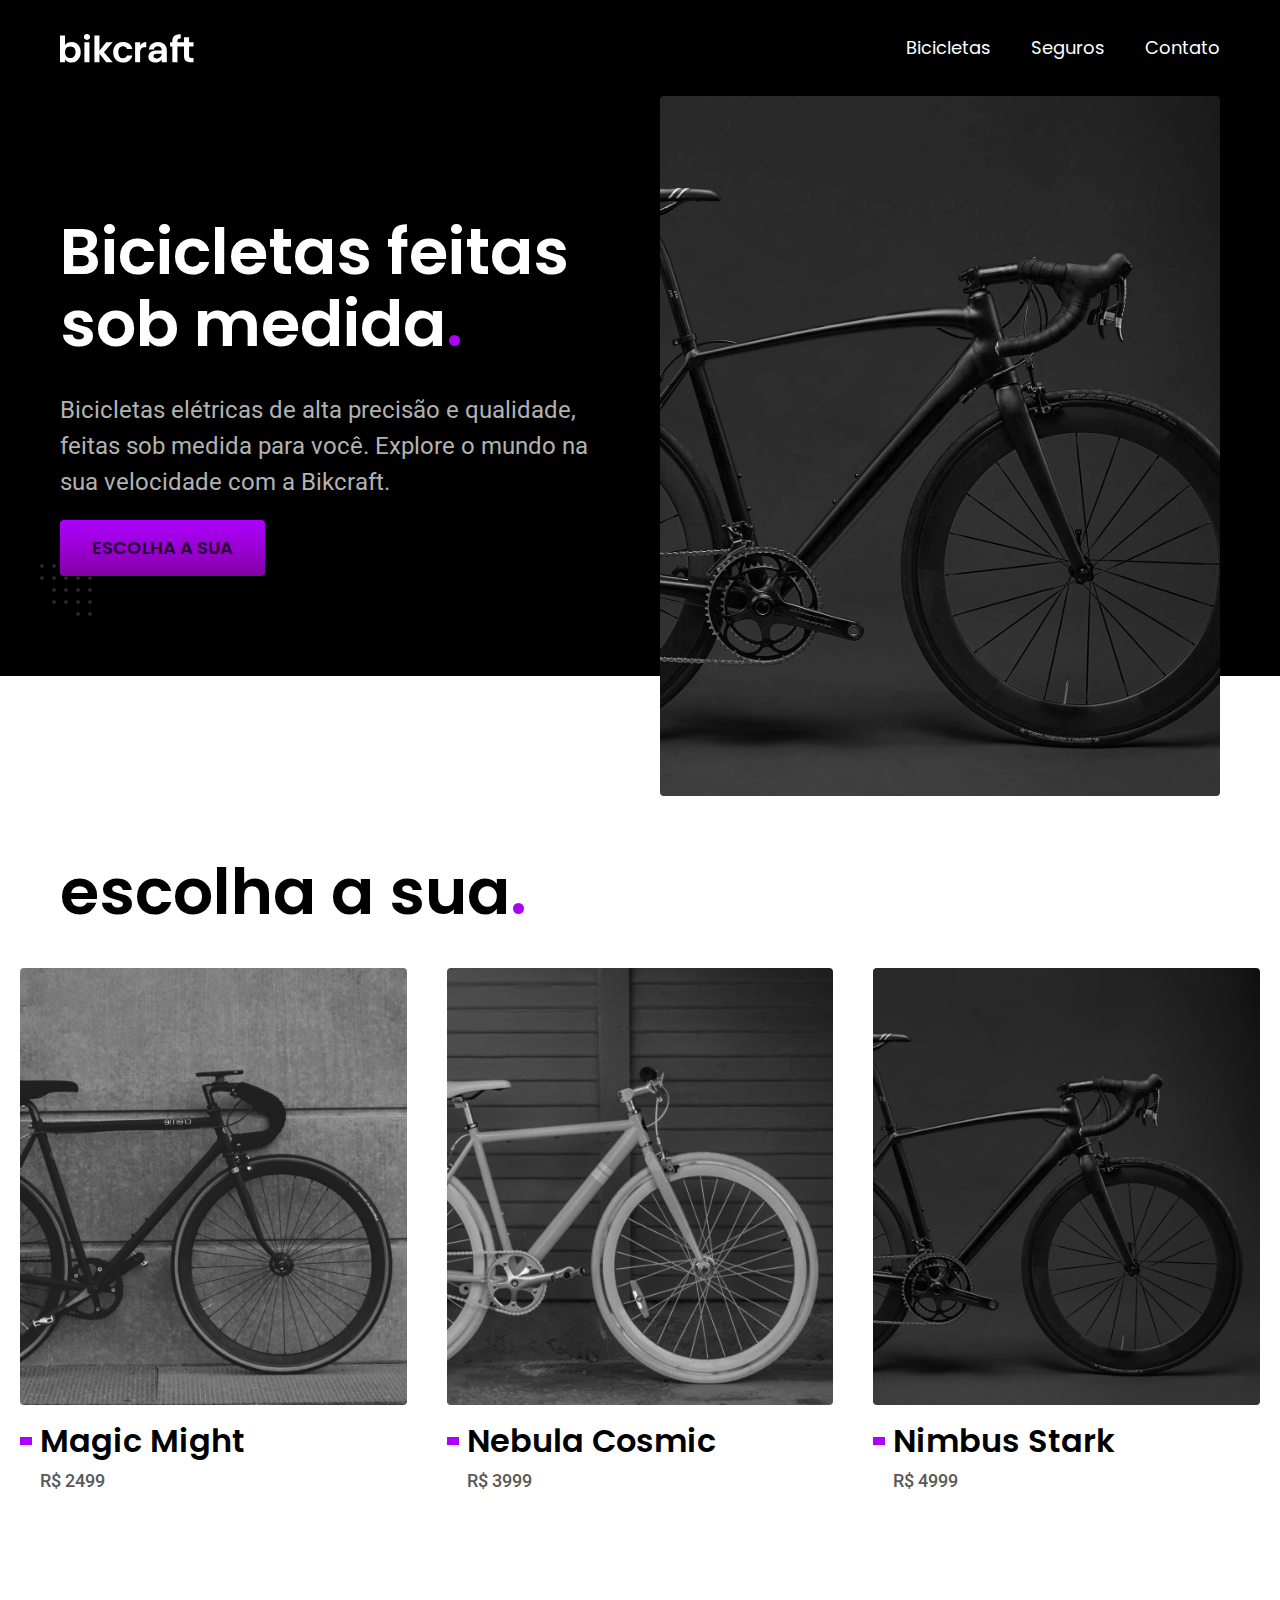
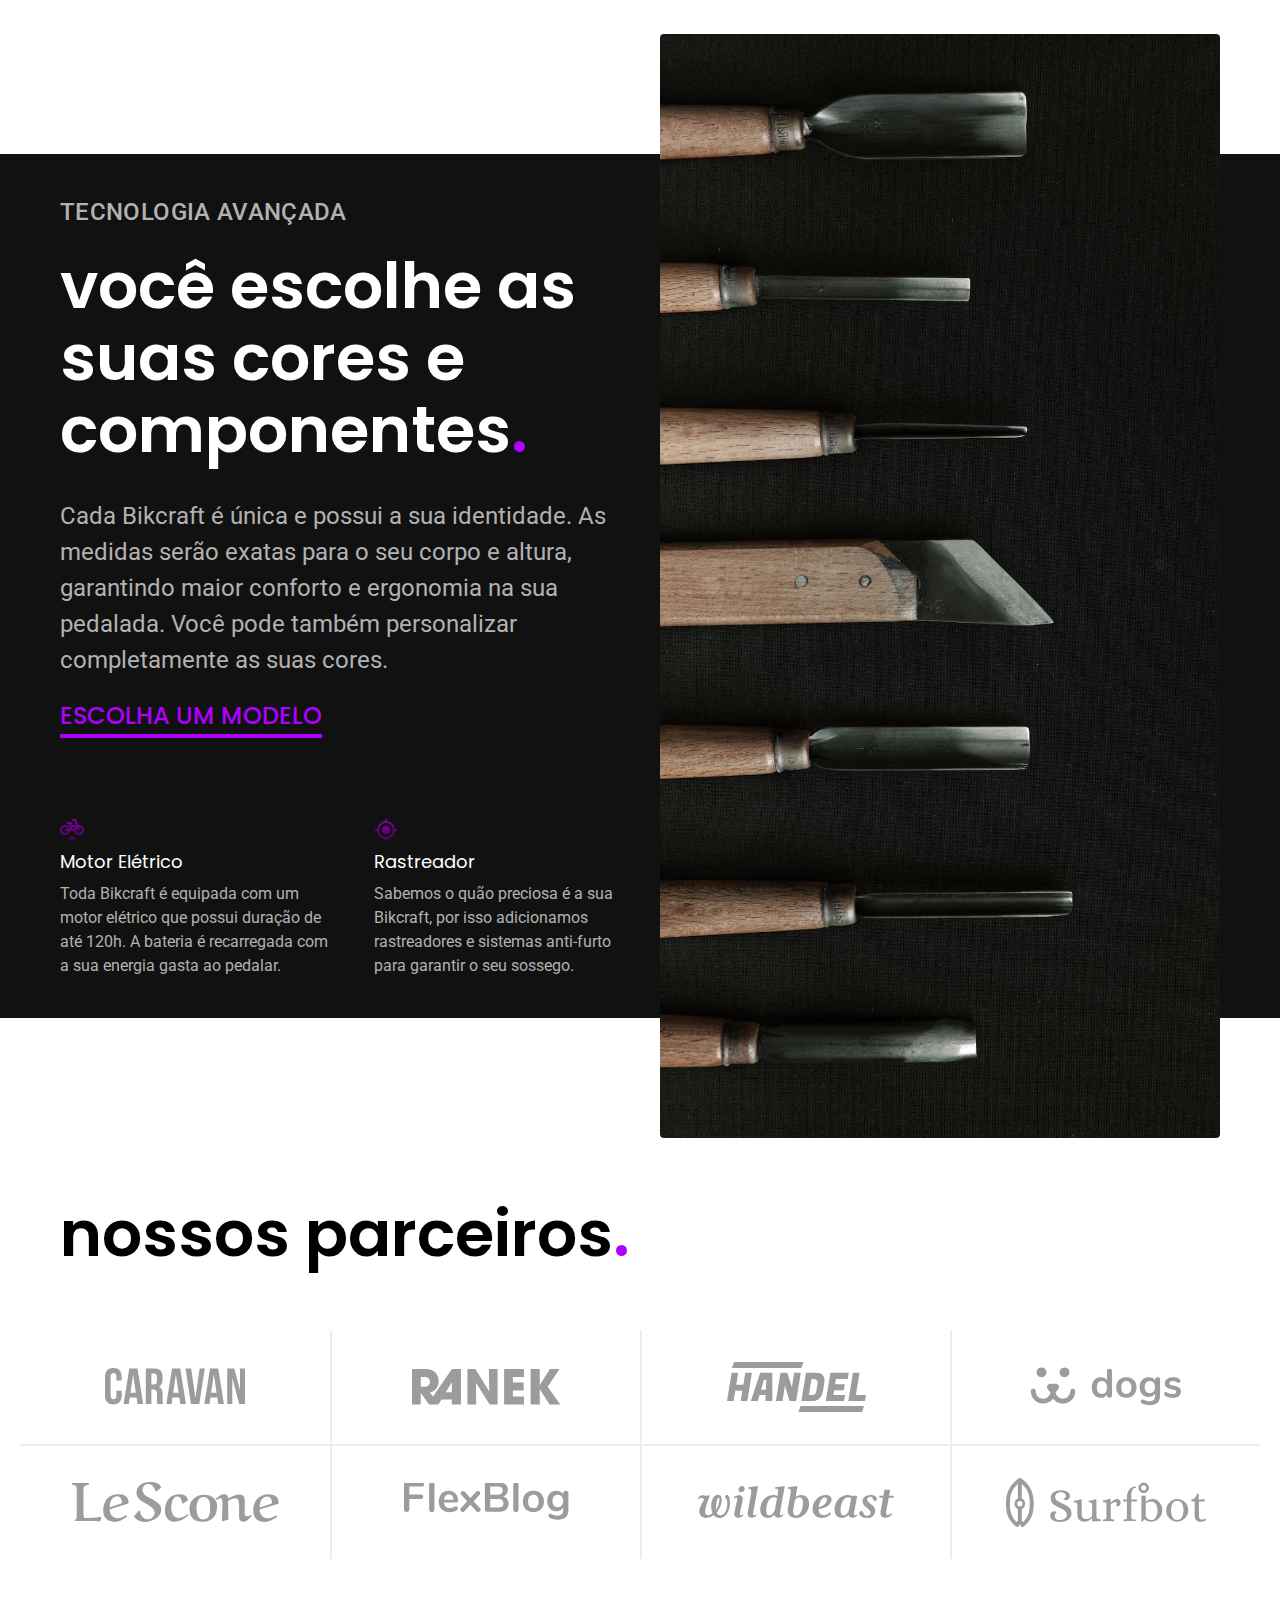
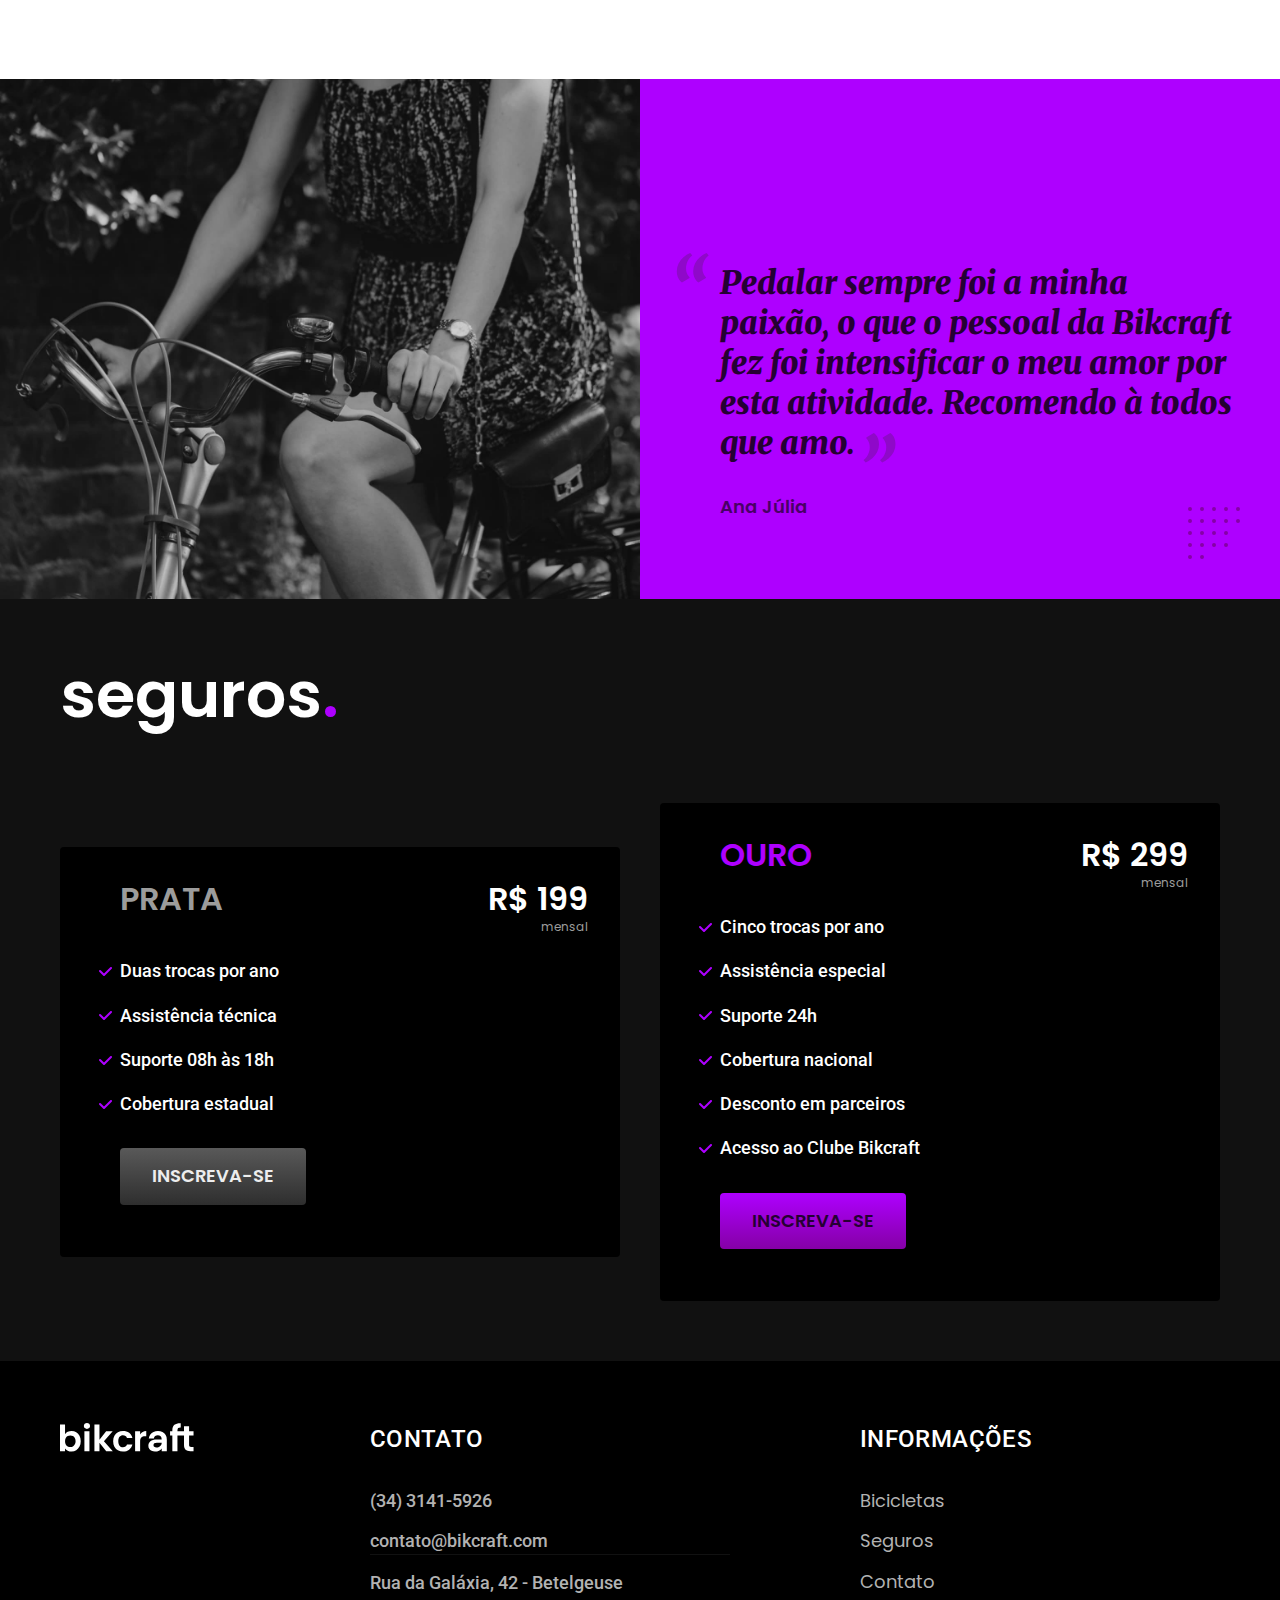
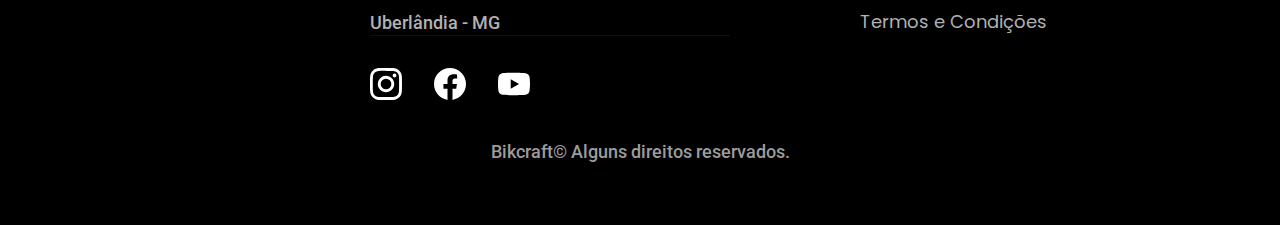
<file: index.html>
<!DOCTYPE html>
<html lang="pt-br">
<head>
    <meta charset="UTF-8">
    <meta name="viewport" content="width=device-width, initial-scale=1.0">
    <meta name="description" content="Bicicletas elétricas de alta precisão e qualidade, feitas sob medida para você. Explore o mundo na sua velocidade com a Bikcraft.">
    <link rel="preload" href="../css/style.min.css" as="style">
    <link rel="stylesheet" href="./css/style.min.css">
    <link rel="shortcut icon" href="./img/favicon.svg" type="image/x-icon">
    <link rel="preconnect" href="https://fonts.googleapis.com">
    <link rel="preconnect" href="https://fonts.gstatic.com" crossorigin>
    <link href="https://fonts.googleapis.com/css2?family=Merriweather:ital,wght@0,400;1,900&family=Poppins:wght@400;600&family=Roboto:wght@400;500&display=swap" rel="stylesheet">
    <title>Bikcraft: Bicicletas Elétricas</title>
    <script>document.documentElement.classList.add("js");</script>
</head>
<body>
    <header class="header-bg">
        <div class="header container">
            <a href="./">
                <img src="./img/bikcraft.svg" alt="Bikcraft" width="136" height="32">
            </a>
             <nav aria-label="primaria">
                <ul class="header-menu color-00 font-1-m">
                    <li><a href="./bikes.html">Bicicletas</a></li>
                    <li><a href="./insurance.html">Seguros</a></li>
                    <li><a href="./contact.html">Contato</a></li>
                </ul>
            </nav>
        </div>
    </header>
    <main class="intro-bg">
        <div class="intro container">
            <div class="intro-content">
                <h1 class="font-1-xxl color-00 fadeInLeft" data-anime="200">Bicicletas feitas sob medida<span class="color-p01">.</span></h1>
                <p class="font-2-l color-05 fadeInLeft" data-anime="400">Bicicletas elétricas de alta precisão e qualidade, feitas sob medida para você. Explore o mundo na sua velocidade com a Bikcraft.</p>
                <a href="./bicicletas.html" class="button fadeInLeft" data-anime="600">escolha a sua</a>
            </div>
            <picture data-anime="800" class="fadeInRight">
                <source media="(max-width: 800px)" srcset="./img/bicicletas/nimbus.jpg">
                <img src="./img/fotos/introducao.jpg" alt="bicicleta elétrica preta" width="1280" height="1600">
            </picture>
        </div>
    </main>
    <article class="list-bike">
        <h2 class="font-1-xxl container">escolha a sua<span class="color-p01">.</span></h2>
        <ul>
            <li>
                <a href="./bikes/magic.html">
                    <img src="./img/bicicletas/magic-home.jpg" alt="bicicleta preta" width="920" height="1040">
                    <h3 class="font-1-xl">Magic Might</h3>
                    <span class="font-2-m color-08">R$ 2499</span>
                </a>
            </li>
            <li>
                <a href="./bikes/nebula.html">
                    <img src="./img/bicicletas/nebula-home.jpg" alt="bicicleta branca" width="920" height="1040">
                    <h3 class="font-1-xl">Nebula Cosmic</h3>
                    <span class="font-2-m color-08">R$ 3999</span>
                </a>
            </li>
            <li>
                <a href="./bikes/nimbus.html">
                    <img src="./img/bicicletas/nimbus-home.jpg" alt="bicicleta preta" width="920" height="1040">
                    <h3 class="font-1-xl">Nimbus Stark</h3>
                    <span class="font-2-m color-08">R$ 4999</span>
                </a>
            </li>
        </ul>
    </article>
    <article class="technology-bg">
        <div class="technology container ">
            <div class="technology-content">
                <span class="font-2-l-b color-05">tecnologia avançada</span>
                <h2 class="font-1-xxl color-00">você escolhe as suas cores e componentes<span class="color-p01">.</span></h2>
                <p class="font-2-l color-05">Cada Bikcraft é única e possui a sua identidade. As medidas serão exatas para o seu corpo e altura, garantindo maior conforto e ergonomia na sua pedalada. Você pode também personalizar completamente as suas cores.</p>
                <a href="./bicicletas.html" class="link">escolha um modelo</a>
                <div class="technology-benefits">
                    <div>
                        <img src="./img/icones/eletrica.svg" alt="" width="24" height="24">
                        <h3 class="font-1-m color-00">Motor Elétrico</h3>
                        <p class="font-2-s color-05">Toda Bikcraft é equipada com um motor elétrico que possui duração de até 120h. A bateria é recarregada com a sua energia gasta ao pedalar.</p>
                    </div>
                    <div>
                        <img src="./img/icones/rastreador.svg" alt="" width="24" height="24">
                        <h3 class="font-1-m color-00">Rastreador</h3>
                        <p class="font-2-s color-05">Sabemos o quão preciosa é a sua Bikcraft, por isso adicionamos rastreadores e sistemas anti-furto para garantir o seu sossego.</p>
                    </div>
                </div>
            </div>
            <div class="technology-image">
                <img src="./img/fotos/tecnologia.jpg" alt="" width="1200" height="1920">
            </div>
        </div>
    </article>
    <section class="partners" aria-label="Nossos Parceiros">
        <h2 class="font-1-xxl container">nossos parceiros<span class="color-p01">.</span></h2>
        <ul>
            <li>
                <img src="./img/parceiros/caravan.svg" alt="caravan" width="140" height="38">
            </li>
            <li>
                <img src="./img/parceiros/ranek.svg" alt="ranek" width="149" height="36">
            </li>
            <li>
                <img src="./img/parceiros/handel.svg" alt="handel" width="139" height="50">
            </li>
            <li>
                <img src="./img/parceiros/dogs.svg" alt="dogs" width="152" height="39">
            </li>
            <li>
                <img src="./img/parceiros/lescone.svg" alt="lescone" width="208" height="41">
            </li>
            <li>
                <img src="./img/parceiros/flexblog.svg" alt="flexblog" width="165" height="38">
            </li>
            <li>
                <img src="./img/parceiros/wildbeast.svg" alt="wildbeast" width="196" height="34">
            </li>
            <li>
                <img src="./img/parceiros/surfbot.svg" alt="surfbot" width="200" height="49">
            </li>
        </ul>
    </section>
    <section class="testimony" aria-label="Depoimento">
        <div>
            <img src="./img/fotos/depoimento.jpg" alt="pessoa pedalando em um bikcraft"  width="1560" height="1360">
        </div>
        <div class="testimony-content">
            <blockquote class="font-1-xl color-p05">
                <p>Pedalar sempre foi a minha paixão, o que o pessoal da Bikcraft fez foi intensificar o meu amor por esta atividade. Recomendo à todos que amo.</p>
            </blockquote>
            <span class="font-1-m-b color-p04">Ana Júlia</span>
        </div>
    </section>
    <article class="insurance-bg">
        <div class="insurance container">
            <h2 class="font-1-xxl color-00">seguros<span class="color-p01">.</span></h2>
            <div class="insurance-item">
                <h3 class="font-1-xl color-06">PRATA</h3>
                <span class="font-1-xl color-00">R$ 199 <span class="font-1-xs color-06">mensal</span></span>
                <ul class="font-2-m color-00">
                    <li>Duas trocas por ano</li>
                    <li>Assistência técnica</li>
                    <li>Suporte 08h às 18h</li>
                    <li>Cobertura estadual</li>
                </ul>
                <a href="./budget.html" class="button secondary-button">Inscreva-se</a>
            </div>
            <div class="insurance-item">
                <h3 class="font-1-xl color-p01">OURO</h3>
                <span class="font-1-xl color-00">R$ 299 <span class="font-1-xs color-06">mensal</span></span>
                <ul class="font-2-m color-00">
                    <li>Cinco trocas por ano</li>
                    <li>Assistência especial</li>
                    <li>Suporte 24h</li>
                    <li>Cobertura nacional</li>
                    <li>Desconto em parceiros</li>
                    <li>Acesso ao Clube Bikcraft</li>
                </ul>
                <a href="./budget.html" class="button">Inscreva-se</a>
            </div>
        </div>
    </article>
    <footer class="footer-bg">
        <div class="footer container">
            <img src="./img/bikcraft.svg" alt="Bikcraft" width="136" height="32">
            <div class="footer-contact">
                <h3 class="font-2-l-b color-00">Contato</h3>
                <ul class="font-2-m color-05">
                    <li><a href="tel:+553431415926">(34) 3141-5926</a></li>
                    <li><a href="mailto:contato@bikcraft.com">contato@bikcraft.com</a></li>
                    <li>Rua da Galáxia, 42 - Betelgeuse</li>
                    <li>Uberlândia - MG</li>
                </ul>
                <div class="footer-social">
                    <a href="./"><img src="./img/redes/instagram.svg" alt="instagram"  width="32" height="32"></a>
                    <a href="./"><img src="./img/redes/facebook.svg" alt="facebook" width="32" height="32"></a>
                    <a href="./"><img src="./img/redes/youtube.svg" alt="youtube" width="32" height="32"></a>
                </div>
            </div>
            <div class="footer-info">
                <h3 class="font-2-l-b color-00">Informações</h3>
                <na>
                    <ul class="font-1-m color-05">
                        <li><a href="./bikes.html">Bicicletas</a></li>
                        <li><a href="./insurance.html">Seguros</a></li>
                        <li><a href="./contact.html">Contato</a></li>
                        <li><a href="./terms.html">Termos e Condições</a></li>
                    </ul>
                </na>
            </div>
            <p class="font-2-m color-06 footer-copy">Bikcraft&copy; Alguns direitos reservados.</p>
        </div>
    </footer>
    <script src="./js/plugins/simple-anime.js"></script>
    <script src="./js/script.js"></script>
</body>
</html>
</file>
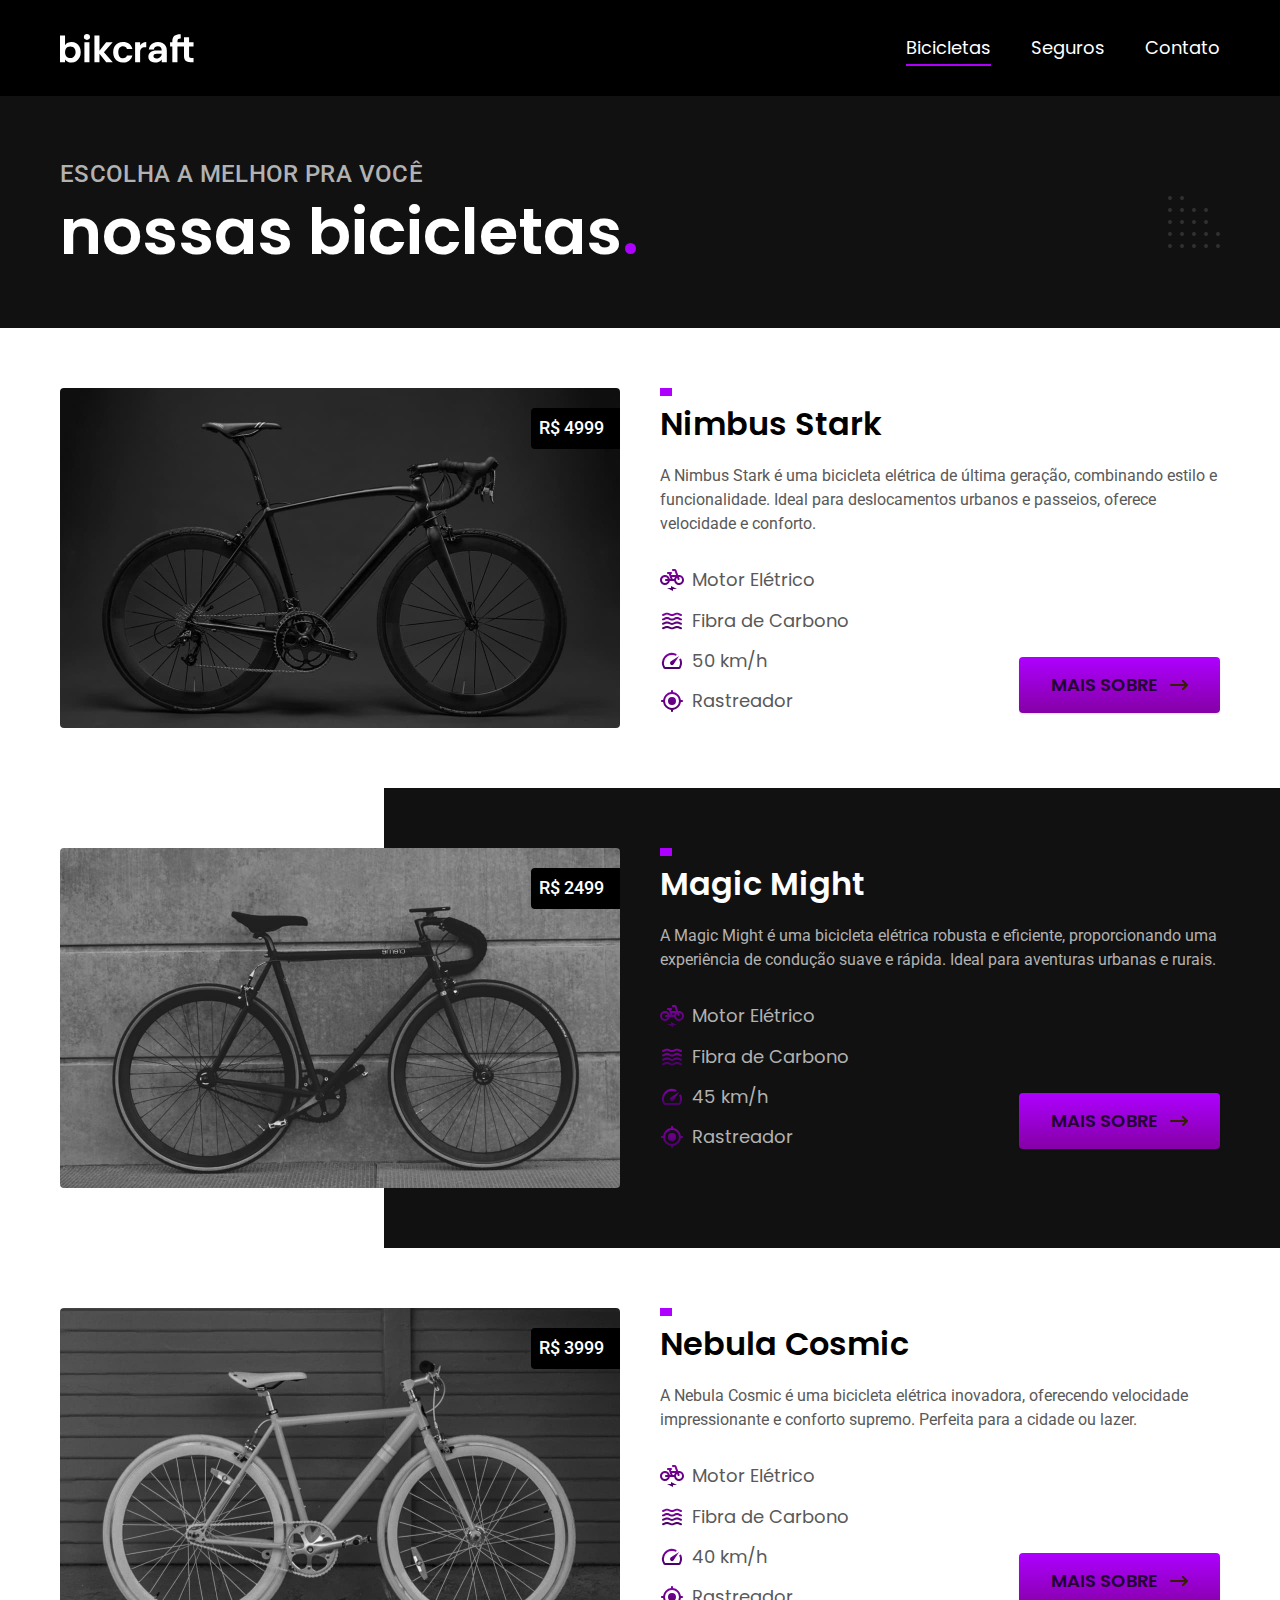
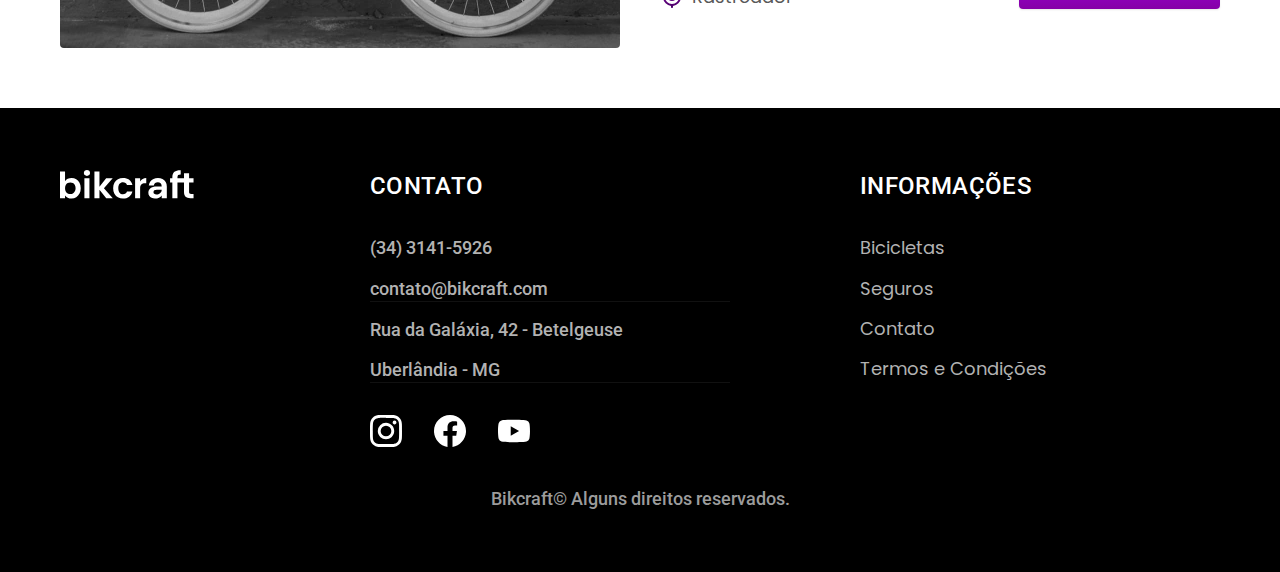
<file: bikes.html>
<!DOCTYPE html>
<html lang="pt-br">
<head>
    <meta charset="UTF-8">
    <meta name="viewport" content="width=device-width, initial-scale=1.0">
    <meta name="description" content="Bicicletas">
    <link rel="shortcut icon" href="./img/favicon.svg" type="image/x-icon">
    <link rel="preload" href="../css/style.min.css" as="style">
    <link rel="stylesheet" href="./css/style.min.css">    <link rel="preconnect" href="https://fonts.googleapis.com">
    <link rel="preconnect" href="https://fonts.gstatic.com" crossorigin>
    <link href="https://fonts.googleapis.com/css2?family=Merriweather:ital,wght@0,400;1,900&family=Poppins:wght@400;600&family=Roboto:wght@400;500&display=swap" rel="stylesheet">
    <title>Bicicletas | Bikcraft</title>
    <script>document.documentElement.classList.add("js");</script>
</head>
<body id="bikes">
    <header class="header-bg">
        <div class="header container">
            <a href="./index.html">
                <img src="./img/bikcraft.svg" alt="Bikcraft" width="136" height="32">
            </a>
             <nav aria-label="primaria">
                <ul class="header-menu color-00 font-1-m">
                    <li><a href="./bikes.html">Bicicletas</a></li>
                    <li><a href="./insurance.html">Seguros</a></li>
                    <li><a href="./contact.html">Contato</a></li>
                </ul>
            </nav>
        </div>
    </header>
    <main>
        <div class="title-bg">
            <div class="title container">
                <p class="font-2-l-b color-05">Escolha a melhor pra você</p>
                <h1 class="font-1-xxl color-00">nossas bicicletas<span class="color-p01">.</span></h1>
            </div>
        </div>
        <div class="bikes container">
            <div class="bikes-image">
                <img src="./img/bicicletas/nimbus.jpg" alt="bicicleta preta" width="1120" height="680">
                <span class="font-2-m color-00">R$ 4999</span>
            </div>
            <div class="bikes-content">
                <h2 class="font-1-xl">Nimbus Stark</h2>
                <p class="font-2-s color-08">A Nimbus Stark é uma bicicleta elétrica de última geração, combinando estilo e funcionalidade. Ideal para deslocamentos urbanos e passeios, oferece velocidade e conforto.</p>
                <ul class="font-1-m color-08">
                    <li><img src="./img/icones/eletrica.svg" alt="" width="24" height="24">Motor Elétrico</li>
                    <li><img src="./img/icones/carbono.svg" alt="" width="24" height="24">Fibra de Carbono</li>
                    <li><img src="./img/icones/velocidade.svg" alt="" width="24" height="24">50 km/h</li>
                    <li><img src="./img/icones/rastreador.svg" alt="" width="24" height="24">Rastreador</li>
                </ul>
                <a href="./bikes/nimbus.html" class="button arrow">Mais sobre</a>
            </div>
        </div>
        <div class="bikes-bg">
            <div class="bikes container">
                <div class="bikes-image">
                    <img src="./img/bicicletas/magic.jpg" alt="bicicleta preta" width="1120" height="680">
                    <span class="font-2-m color-00">R$ 2499</span>
                </div>
                <div class="bikes-content">
                    <h2 class="font-1-xl color-00">Magic Might</h2>
                    <p class="font-2-s color-05">A Magic Might é uma bicicleta elétrica robusta e eficiente, proporcionando uma experiência de condução suave e rápida. Ideal para aventuras urbanas e rurais.</p>
                    <ul class="font-1-m color-05">
                        <li><img src="./img/icones/eletrica.svg" alt="" width="24" height="24">Motor Elétrico</li>
                        <li><img src="./img/icones/carbono.svg" alt="" width="24" height="24">Fibra de Carbono</li>
                        <li><img src="./img/icones/velocidade.svg" alt="" width="24" height="24">45 km/h</li>
                        <li><img src="./img/icones/rastreador.svg" alt="" width="24" height="24">Rastreador</li>
                    </ul>
                    <a href="./bikes/magic.html" class="button arrow">Mais sobre</a>
                </div>
            </div>
        </div>
        <div class="bikes container">
            <div class="bikes-image">
                <img src="./img/bicicletas/nebula.jpg" alt="bicicleta preta" width="1120" height="680">
                <span class="font-2-m color-00">R$ 3999</span>
            </div>
            <div class="bikes-content">
                <h2 class="font-1-xl">Nebula Cosmic</h2>
                <p class="font-2-s color-08">A Nebula Cosmic é uma bicicleta elétrica inovadora, oferecendo velocidade impressionante e conforto supremo. Perfeita para a cidade ou lazer.</p>
                <ul class="font-1-m color-08">
                    <li><img src="./img/icones/eletrica.svg" alt="" width="24" height="24">Motor Elétrico</li>
                    <li><img src="./img/icones/carbono.svg" alt="" width="24" height="24">Fibra de Carbono</li>
                    <li><img src="./img/icones/velocidade.svg" alt="" width="24" height="24">40 km/h</li>
                    <li><img src="./img/icones/rastreador.svg" alt="" width="24" height="24">Rastreador</li>
                </ul>
                <a href="./bikes/nebula.html" class="button arrow">Mais sobre</a>
            </div>
        </div>
    </main>
    <footer class="footer-bg">
        <div class="footer container">
            <img src="./img/bikcraft.svg" alt="Bikcraft" width="136" height="32">
            <div class="footer-contact">
                <h3 class="font-2-l-b color-00">Contato</h3>
                <ul class="font-2-m color-05">
                    <li><a href="tel:+553431415926">(34) 3141-5926</a></li>
                    <li><a href="mailto:contato@bikcraft.com">contato@bikcraft.com</a></li>
                    <li>Rua da Galáxia, 42 - Betelgeuse</li>
                    <li>Uberlândia - MG</li>
                </ul>
                <div class="footer-social">
                    <a href="./"><img src="./img/redes/instagram.svg" alt="instagram" width="32" height="32"></a>
                    <a href="./"><img src="./img/redes/facebook.svg" alt="facebook" width="32" height="32"></a>
                    <a href="./"><img src="./img/redes/youtube.svg" alt="youtube" width="32" height="32"></a>
                </div>
            </div>
            <div class="footer-info">
                <h3 class="font-2-l-b color-00">Informações</h3>
                <na>
                    <ul class="font-1-m color-05">
                        <li><a href="./bikes.html">Bicicletas</a></li>
                        <li><a href="./insurance.html">Seguros</a></li>
                        <li><a href="./contact.html">Contato</a></li>
                        <li><a href="./terms.html">Termos e Condições</a></li>
                    </ul>
                </na>
            </div>
            <p class="font-2-m color-06 footer-copy">Bikcraft&copy; Alguns direitos reservados.</p>
        </div>
    </footer>
    <script src="./js/script.js"></script>
</body>
</html>
</file>
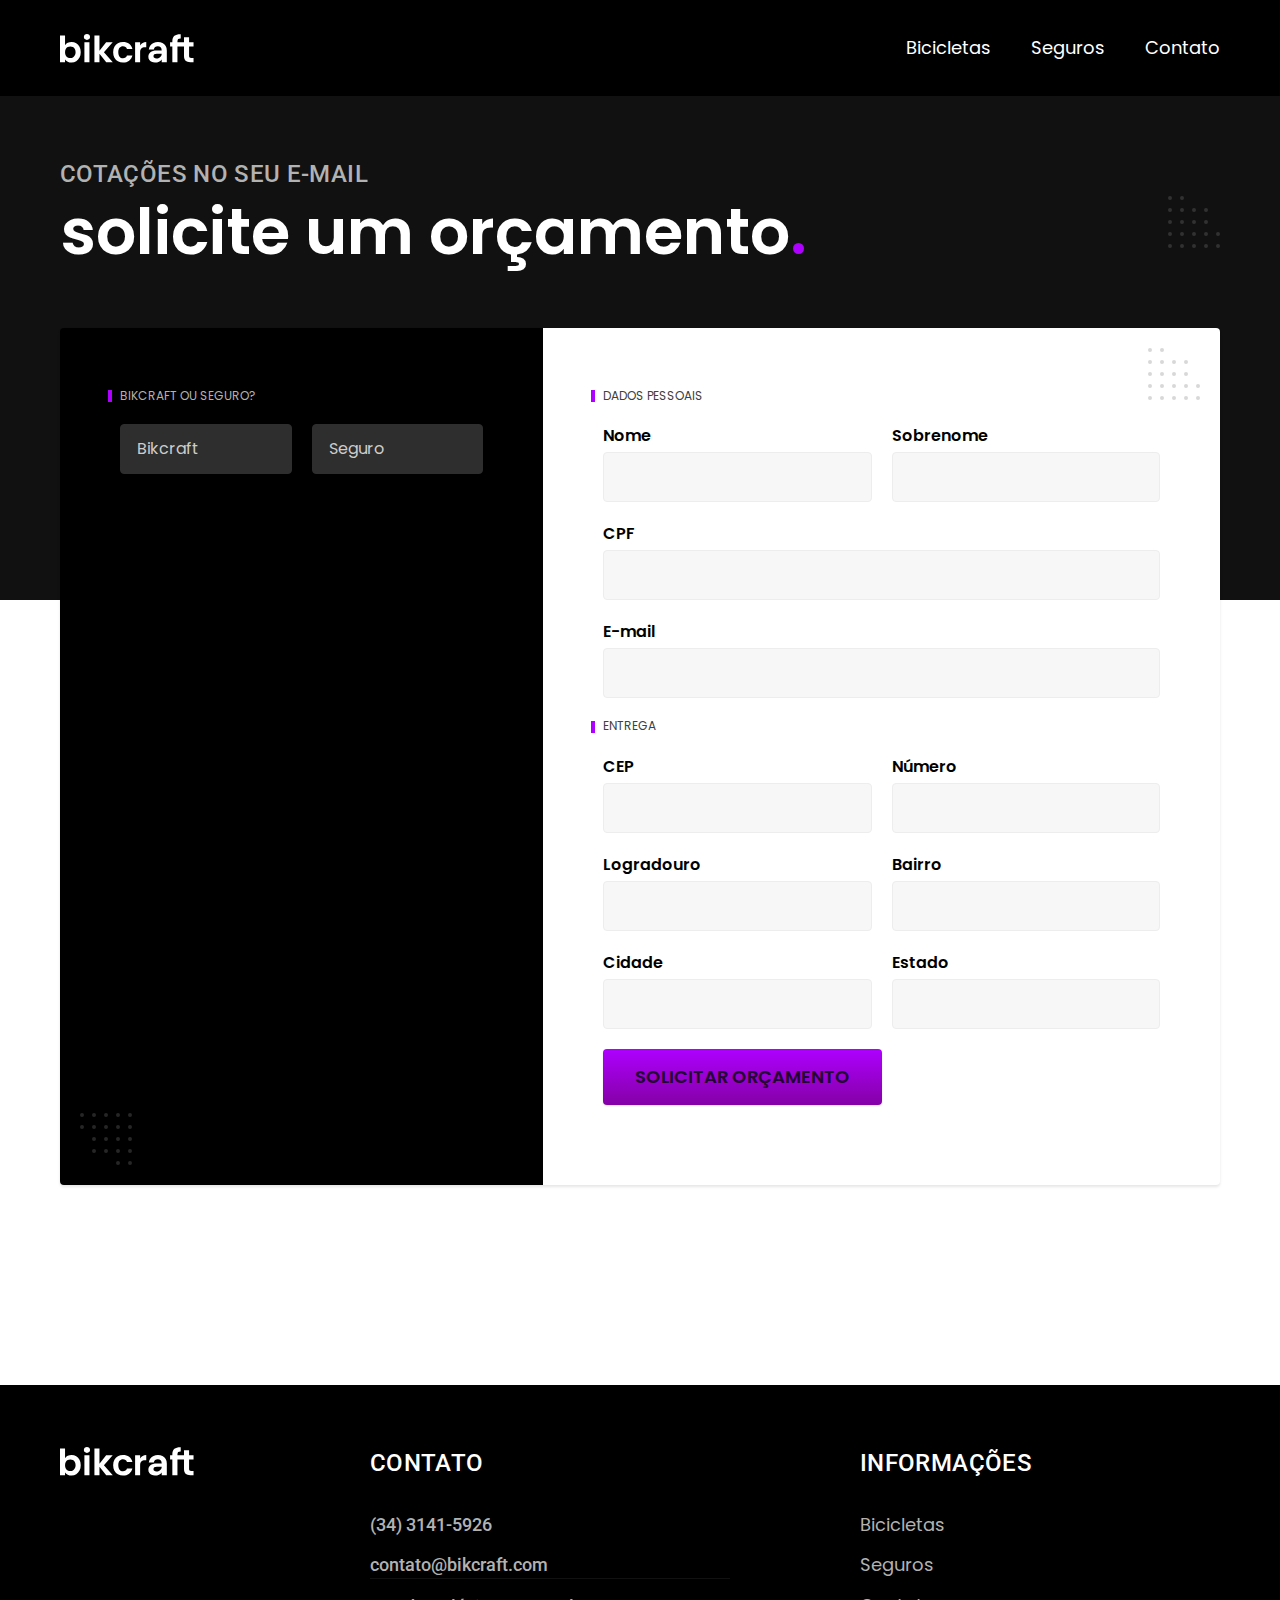
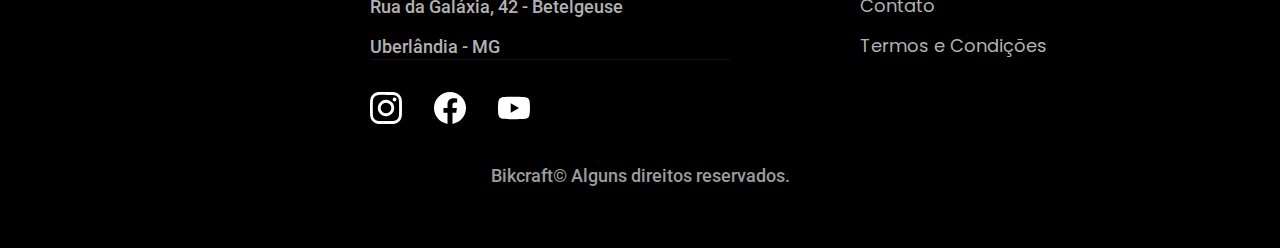
<file: budget.html>
<!DOCTYPE html>
<html lang="pt-br">
<head>
    <meta charset="UTF-8">
    <meta name="viewport" content="width=device-width, initial-scale=1.0">
    <meta name="description" content="Orçamento">
    <link rel="shortcut icon" href="./img/favicon.svg" type="image/x-icon">
<link rel="preload" href="../css/style.min.css" as="style">
    <link rel="stylesheet" href="./css/style.min.css">    <link rel="preconnect" href="https://fonts.googleapis.com">
    <link rel="preconnect" href="https://fonts.gstatic.com" crossorigin>
    <link href="https://fonts.googleapis.com/css2?family=Merriweather:ital,wght@0,400;1,900&family=Poppins:wght@400;600&family=Roboto:wght@400;500&display=swap" rel="stylesheet">
    <title>Orçamento | Bikcraft</title>
    <script>document.documentElement.classList.add("js");</script>
</head>
<body id="budget">
    <header class="header-bg">
        <div class="header container">
            <a href="./">
                <img src="./img/bikcraft.svg" alt="Bikcraft" width="136" height="32">
            </a>
             <nav aria-label="primaria">
                <ul class="header-menu color-00 font-1-m">
                    <li><a href="./bikes.html">Bicicletas</a></li>
                    <li><a href="./insurance.html">Seguros</a></li>
                    <li><a href="./contact.html">Contato</a></li>
                </ul>
            </nav>
        </div>
    </header>
    <main>
        <div class="title-bg">
            <div class="title container">
                <p class="font-2-l-b color-05">cotações no seu e-mail</p>
                <h1 class="font-1-xxl color-00">solicite um orçamento<span class="color-p01">.</span></h1>

            </div>
        </div>
        <form action="./" class="budget container">
            <div class="budget-product">
                <h2 class="font-1-xs color-05">Bikcraft ou seguro?</h2>
                <input type="radio" name="tipo" id="bikcraft" value="bikcraft">
                <label for="bikcraft">Bikcraft</label>
                <input type="radio" name="tipo" id="insurance" value="insurance">
                <label for="insurance">Seguro</label>
                <div class="budget-content" id="budget-bikcraft">
                    <h2 class="font-1-xs color-05">Escolha a sua</h2>
                    <input type="radio" name="product" id="nimbus" value="nimbus">
                    <label for="nimbus" class="color-05">Nimbus Stark <span>R$ 4999</span></label>
                    <div class="budget-details">
                        <ul class="font-1-xs color-08">
                            <li><img src="./img/icones/eletrica.svg" alt="" width="24" height="24"> Motor Elétrico</li>
                            <li><img src="./img/icones/carbono.svg" alt="" width="24" height="24"> Fibra de Carbono</li>
                            <li><img src="./img/icones/eletrica.svg" alt="" width="24" height="24"> 50 km/h</li>
                            <li><img src="./img/icones/rastreador.svg" alt="" width="24" height="24"> Rastreador</li>
                        </ul>
                        <img src="./img/bicicletas/nimbus.jpg" alt="bicicleta preta" width="1120" height="680">
                    </div>
                    <input type="radio" name="product" id="nebula" value="nebula">
                    <label for="nebula" class="color-05">Nebula Cosmic <span>R$ 3999</span></label>
                    <div class="budget-details">
                        <ul class="font-1-xs color-08">
                            <li><img src="./img/icones/eletrica.svg" alt="" width="24" height="24"> Motor Elétrico</li>
                            <li><img src="./img/icones/carbono.svg" alt="" width="24" height="24"> Fibra de Carbono</li>
                            <li><img src="./img/icones/eletrica.svg" alt="" width="24" height="24"> 40 km/h</li>
                            <li><img src="./img/icones/rastreador.svg" alt="" width="24" height="24"> Rastreador</li>
                        </ul>
                        <img src="./img/bicicletas/nebula.jpg" alt="bicicleta preta" width="1120" height="680">
                    </div>
                    <input type="radio" name="product" id="magic" value="magic">
                    <label for="magic" class="color-05">Magic Might <span>R$ 2499</span></label>
                    <div class="budget-details">
                        <ul class="font-1-xs color-08">
                            <li><img src="./img/icones/eletrica.svg" alt="" width="24" height="24"> Motor Elétrico</li>
                            <li><img src="./img/icones/carbono.svg" alt="" width="24" height="24"> Fibra de Carbono</li>
                            <li><img src="./img/icones/eletrica.svg" alt="" width="24" height="24"> 45 km/h</li>
                            <li><img src="./img/icones/rastreador.svg" alt="" width="24" height="24"> Rastreador</li>
                        </ul>
                        <img src="./img/bicicletas/magic.jpg" alt="bicicleta preta" width="1120" height="680">
                    </div>
                </div>
                <div class="budget-content" id="budget-insurance">
                    <h2 class="font-1-xs color-05">Escolha o plano</h2>
                    <input type="radio" name="plan" id="silver" value="silver">
                    <label for="silver" class="color-05">Prata <span>R$ 199</span></label>
                    <input type="radio" name="plan" id="gold" value="gold">
                    <label for="gold" class="color-05">Ouro <span>R$ 299</span></label>
                </div>
            </div>
            <div class="budget-data form">
                <h2 class="font-1-xs color-09 col-2">Dados pessoais</h2>
                <div>
                    <label for="name">Nome</label>
                    <input type="text" id="name" name="name">
                </div>
                <div>
                    <label for="lastname">Sobrenome</label>
                    <input type="text" id="lastname" name="lastname">
                </div>
                <div class="col-2">
                    <label for="cpf">CPF</label>
                    <input type="text" id="cpf" name="cpf">
                </div>
                <div class="col-2">
                    <label for="email">E-mail</label>
                    <input type="email" id="email" name="email">
                </div>
                <h2 class="font-1-xs color-09 col-2">Entrega</h2>
                <div>
                    <label for="cep">CEP</label>
                    <input type="text" id="cep" name="cep">
                </div>
                <div>
                    <label for="number">Número</label>
                    <input type="text" id="number" name="number">
                </div>
                <div>
                    <label for="street">Logradouro</label>
                    <input type="text" id="street" name="street">
                </div>
                <div>
                    <label for="neighborhood">Bairro</label>
                    <input type="text" id="neighborhood" name="neighborhood">
                </div>
                <div>
                    <label for="city">Cidade</label>
                    <input type="text" id="city" name="city">
                </div>
                <div>
                    <label for="state">Estado</label>
                    <input type="text" id="state" name="state">
                </div>
                <button class="button col-2">Solicitar orçamento</button>
            </div>
        </form>
    </main>
    <footer class="footer-bg">
        <div class="footer container">
            <img src="./img/bikcraft.svg" alt="Bikcraft" width="136" height="32">
            <div class="footer-contact">
                <h3 class="font-2-l-b color-00">Contato</h3>
                <ul class="font-2-m color-05">
                    <li><a href="tel:+553431415926">(34) 3141-5926</a></li>
                    <li><a href="mailto:contato@bikcraft.com">contato@bikcraft.com</a></li>
                    <li>Rua da Galáxia, 42 - Betelgeuse</li>
                    <li>Uberlândia - MG</li>
                </ul>
                <div class="footer-social">
                    <a href="./"><img src="./img/redes/instagram.svg" alt="instagram" width="32" height="32"></a>
                    <a href="./"><img src="./img/redes/facebook.svg" alt="facebook" width="32" height="32"></a>
                    <a href="./"><img src="./img/redes/youtube.svg" alt="youtube" width="32" height="32"></a>
                </div>
            </div>
            <div class="footer-info">
                <h3 class="font-2-l-b color-00">Informações</h3>
                <na>
                    <ul class="font-1-m color-05">
                        <li><a href="./bikes.html">Bicicletas</a></li>
                        <li><a href="./insurance.html">Seguros</a></li>
                        <li><a href="./contact.html">Contato</a></li>
                        <li><a href="./terms.html">Termos e Condições</a></li>
                    </ul>
                </na>
            </div>
            <p class="font-2-m color-06 footer-copy">Bikcraft&copy; Alguns direitos reservados.</p>
        </div>
    </footer>
    <script src="./js/script.js"></script>
</body>
</html>
</file>
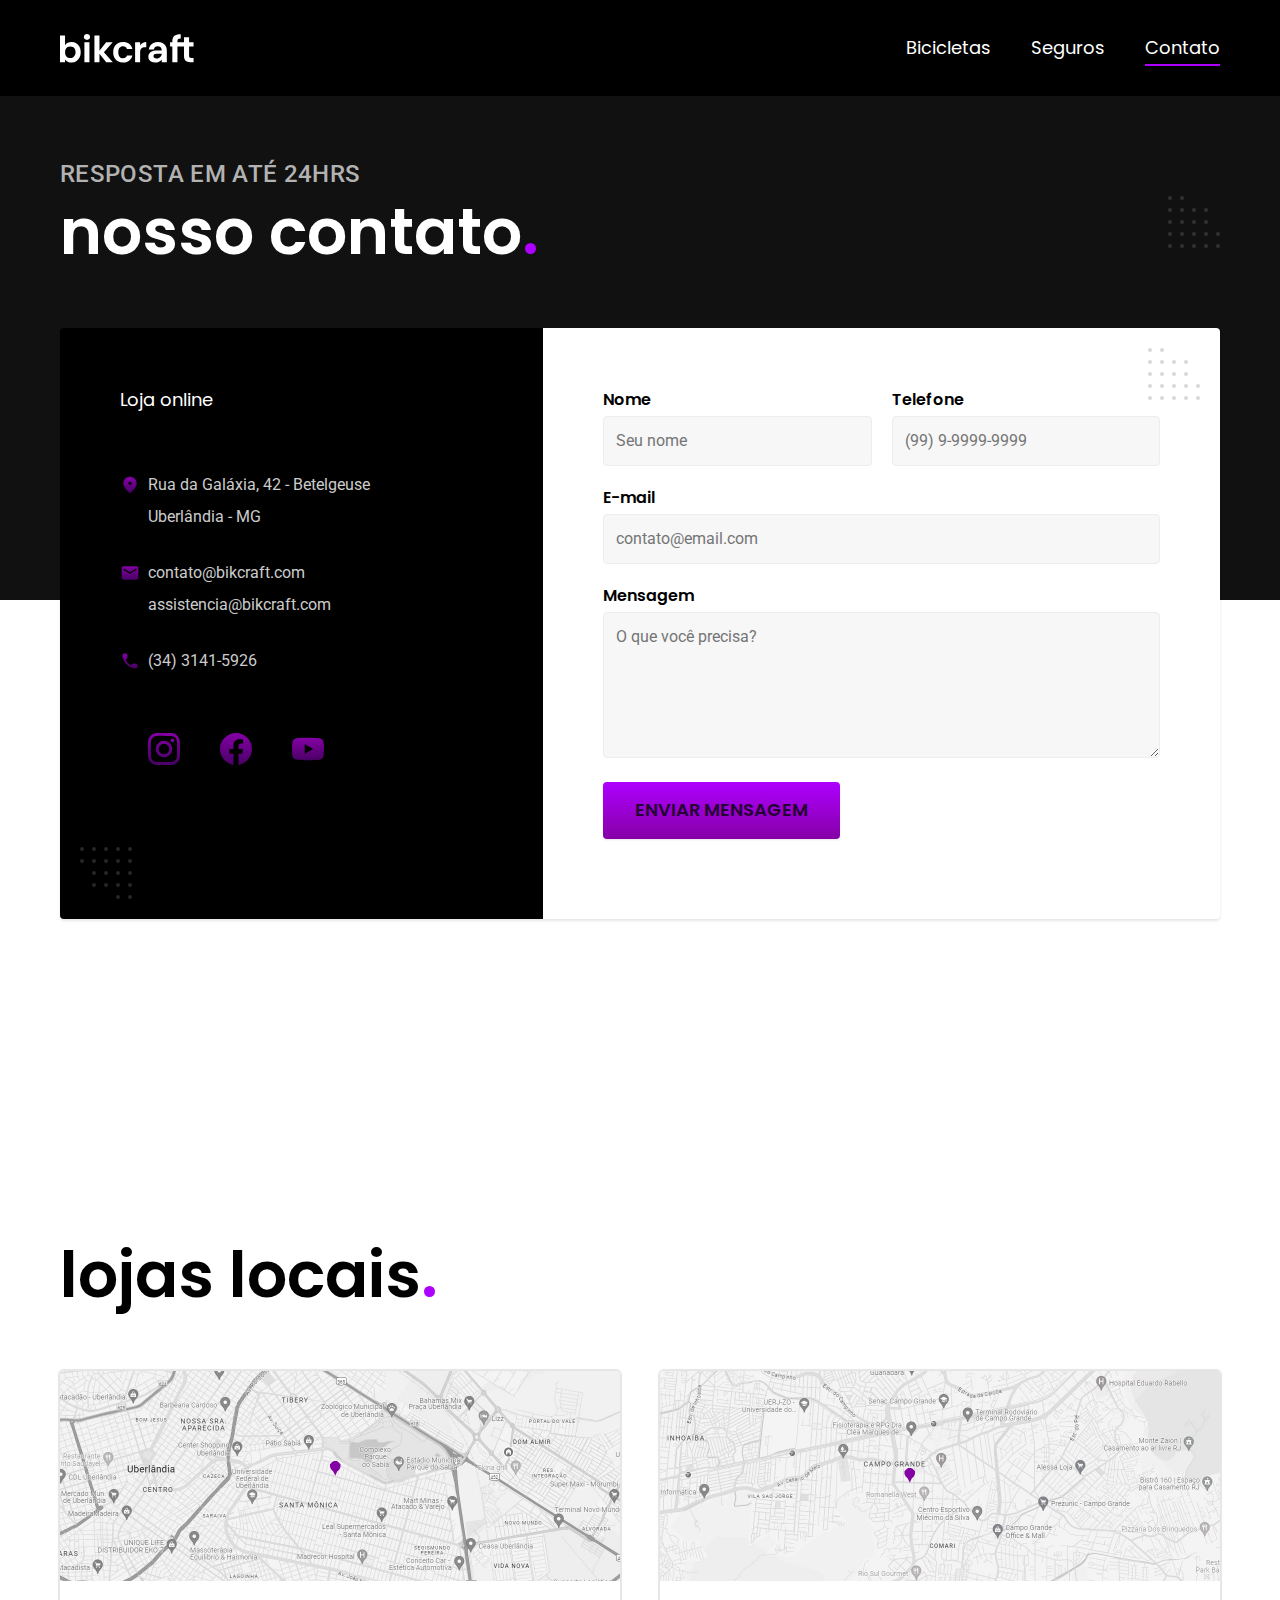
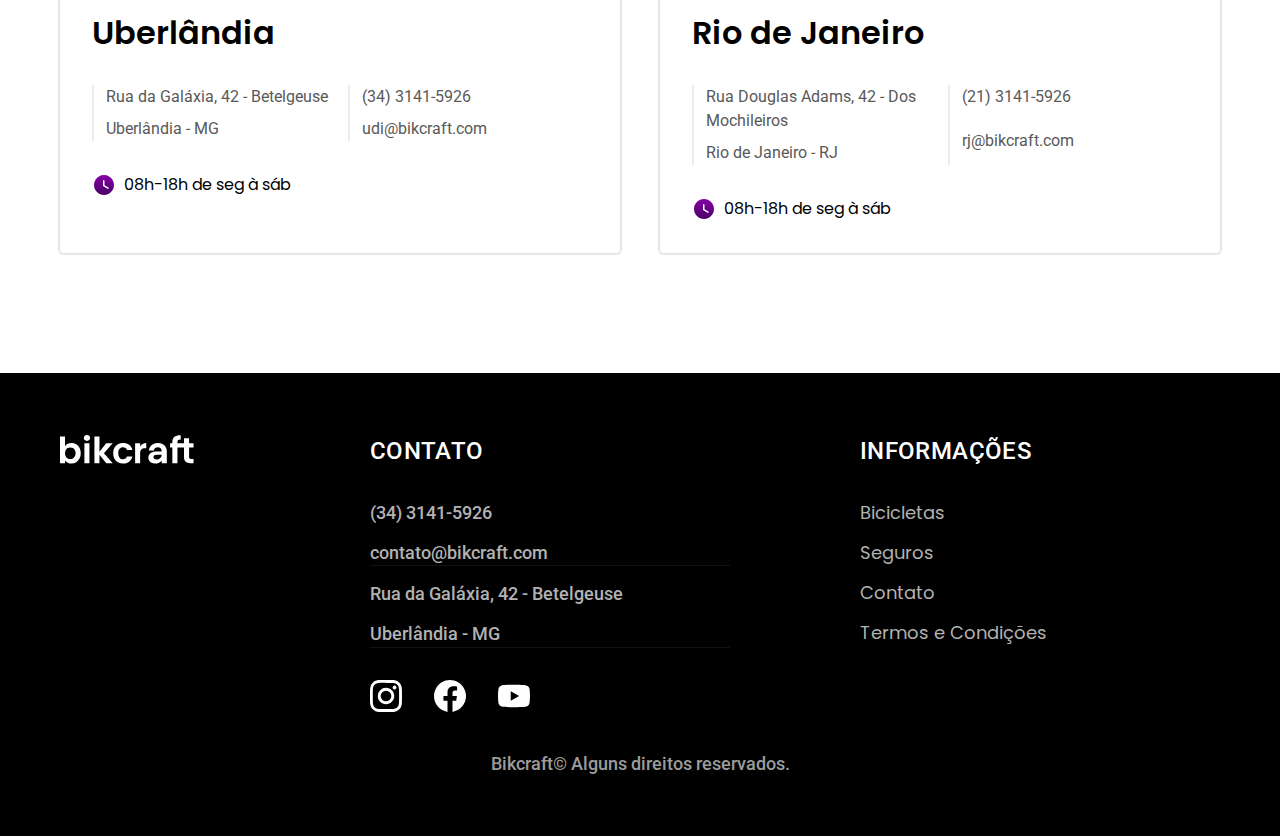
<file: contact.html>
<!DOCTYPE html>
<html lang="pt-br">
<head>
    <meta charset="UTF-8">
    <meta name="viewport" content="width=device-width, initial-scale=1.0">
    <meta name="description" content="Contato">
    <link rel="shortcut icon" href="./img/favicon.svg" type="image/x-icon">
<link rel="preload" href="../css/style.min.css" as="style">
    <link rel="stylesheet" href="./css/style.min.css">    <link rel="preconnect" href="https://fonts.googleapis.com">
    <link rel="preconnect" href="https://fonts.gstatic.com" crossorigin>
    <link href="https://fonts.googleapis.com/css2?family=Merriweather:ital,wght@0,400;1,900&family=Poppins:wght@400;600&family=Roboto:wght@400;500&display=swap" rel="stylesheet">
    <title>Contato | Bikcraft</title>
    <script>document.documentElement.classList.add("js");</script>
</head>
<body id="contact">
    <header class="header-bg">
        <div class="header container">
            <a href="./">
                <img src="./img/bikcraft.svg" alt="Bikcraft" width="136" height="32">
            </a>
             <nav aria-label="primaria">
                <ul class="header-menu color-00 font-1-m">
                    <li><a href="./bikes.html">Bicicletas</a></li>
                    <li><a href="./insurance.html">Seguros</a></li>
                    <li><a href="./contact.html">Contato</a></li>
                </ul>
            </nav>
        </div>
    </header>
    <main>
        <div class="title-bg">
            <div class="title container">
                <p class="font-2-l-b color-05">resposta em até 24hrs</p>
                <h1 class="font-1-xxl color-00">nosso contato<span class="color-p01">.</span></h1>
            </div>
        </div>
        <div class="contact container">
            <section aria-label="Endereço" class="contact-data">
                <h2 class="font-1-m color-00">Loja online </h2>
                <div class="contact-adress font-2-s color-04">
                    <p>Rua da Galáxia, 42 - Betelgeuse</p>
                    <p>Uberlândia - MG</p>
                </div>
                <address class="contact-methods font-2-s color-04">
                    <a href="mailto:contato@bikcraft.com">contato@bikcraft.com</a>
                    <a href="mailto:assistencia@bikcraft.com">assistencia@bikcraft.com</a>
                    <a href="tel:+553431415926">(34) 3141-5926</a>
                </address>
                <div class="contact-social">
                    <a href="./"><img src="./img/redes/instagram-p.svg" alt="instagram"></a>
                    <a href="./"><img src="./img/redes/facebook-p.svg" alt="facebook"></a>
                    <a href="./"><img src="./img/redes/youtube-p.svg" alt="youtube"></a>
                </div>
            </section>
            <section aria-label="formulário" class="contact-form">
                <form action="./contact.html" class="form">
                    <div>
                        <label for="name">Nome</label>
                        <input type="text" id="name" name="name" placeholder="Seu nome">
                    </div>
                    <div>
                        <label for="telefone">Telefone</label>
                        <input type="text" id="telefone" name="telefone" placeholder="(99) 9-9999-9999">
                    </div>
                    <div class="col-2">
                        <label for="email">E-mail</label>
                        <input type="email" id="email" name="email" placeholder="contato@email.com">
                    </div>
                    <div class="col-2">
                        <label for="mensagem">Mensagem</label>
                        <textarea rows="5" id="mensagem" name="mensagem" placeholder="O que você precisa?"></textarea>
                    </div>
                    <button class="button col-2">Enviar mensagem</button>
                </form>
            </section>
        </div>
    </main>
    <article class="stores container">
        <h2 class="font-1-xxl color-12">lojas locais<span class="color-p01">.</span></h2>
        <div class="stores-item">
            <img src="./img/lojas/udi.jpg" alt="mapa marcando o endereço em Rua da Galáxia, 42 - Betelgeuse - Uberlândia - MG" width="1120" height="420">
            <div class="stores-content">
                <h3 class="font-1-xl color-12">Uberlândia</h3>
                <div class="stores-data font-2-s color-08">
                    <p>Rua da Galáxia, 42 - Betelgeuse</p>
                    <p>Uberlândia - MG</p>
                </div>
                <div class="stores-data font-2-s color-08">
                    <a href="tel:+553431415926">(34) 3141-5926</a>
                    <a href="mailto:udi@bikcraft.com">udi@bikcraft.com</a>
                </div>
                <p class="stores-time font-1-s"><img src="./img/icones/horario.svg" alt="" width="24" height="24">08h-18h de seg à sáb</p>
                </div>
            </div>
        <div class="stores-item">
            <img src="./img/lojas/rj.jpg" alt="mapa marcando o endereço em Rua da Galáxia, 42 - Betelgeuse - Uberlândia - MG" width="1120" height="420">
            <div class="stores-content">
                <h3 class="font-1-xl color-12">Rio de Janeiro</h3>
                <div class="stores-data font-2-s color-08">
                    <p>Rua Douglas Adams, 42 - Dos Mochileiros</p>
                    <p>Rio de Janeiro - RJ</p>
                </div>
                <div class="stores-data font-2-s color-08">
                    <a href="tel:+552131415926">(21) 3141-5926</a>
                    <a href="mailto:rj@bikcraft.com">rj@bikcraft.com</a>
                </div>
                <p class="stores-time font-1-s"><img src="./img/icones/horario.svg" alt="" width="24" height="24">08h-18h de seg à sáb</p>
            </div>
        </div>
    </article>
    <footer class="footer-bg">
        <div class="footer container">
            <img src="./img/bikcraft.svg" alt="Bikcraft" width="136" height="32">
            <div class="footer-contact">
                <h3 class="font-2-l-b color-00">Contato</h3>
                <ul class="font-2-m color-05">
                    <li><a href="tel:+553431415926">(34) 3141-5926</a></li>
                    <li><a href="mailto:contato@bikcraft.com">contato@bikcraft.com</a></li>
                    <li>Rua da Galáxia, 42 - Betelgeuse</li>
                    <li>Uberlândia - MG</li>
                </ul>
                <div class="footer-social">
                    <a href="./"><img src="./img/redes/instagram.svg" alt="instagram" width="32" height="32"></a>
                    <a href="./"><img src="./img/redes/facebook.svg" alt="facebook" width="32" height="32"></a>
                    <a href="./"><img src="./img/redes/youtube.svg" alt="youtube" width="32" height="32"></a>
                </div>
            </div>
            <div class="footer-info">
                <h3 class="font-2-l-b color-00">Informações</h3>
                <na>
                    <ul class="font-1-m color-05">
                        <li><a href="./bikes.html">Bicicletas</a></li>
                        <li><a href="./insurance.html">Seguros</a></li>
                        <li><a href="./contact.html">Contato</a></li>
                        <li><a href="./terms.html">Termos e Condições</a></li>
                    </ul>
                </na>
            </div>
            <p class="font-2-m color-06 footer-copy">Bikcraft&copy; Alguns direitos reservados.</p>
        </div>
    </footer>
    <script src="./js/script.js"></script>
</body>
</html>
</file>
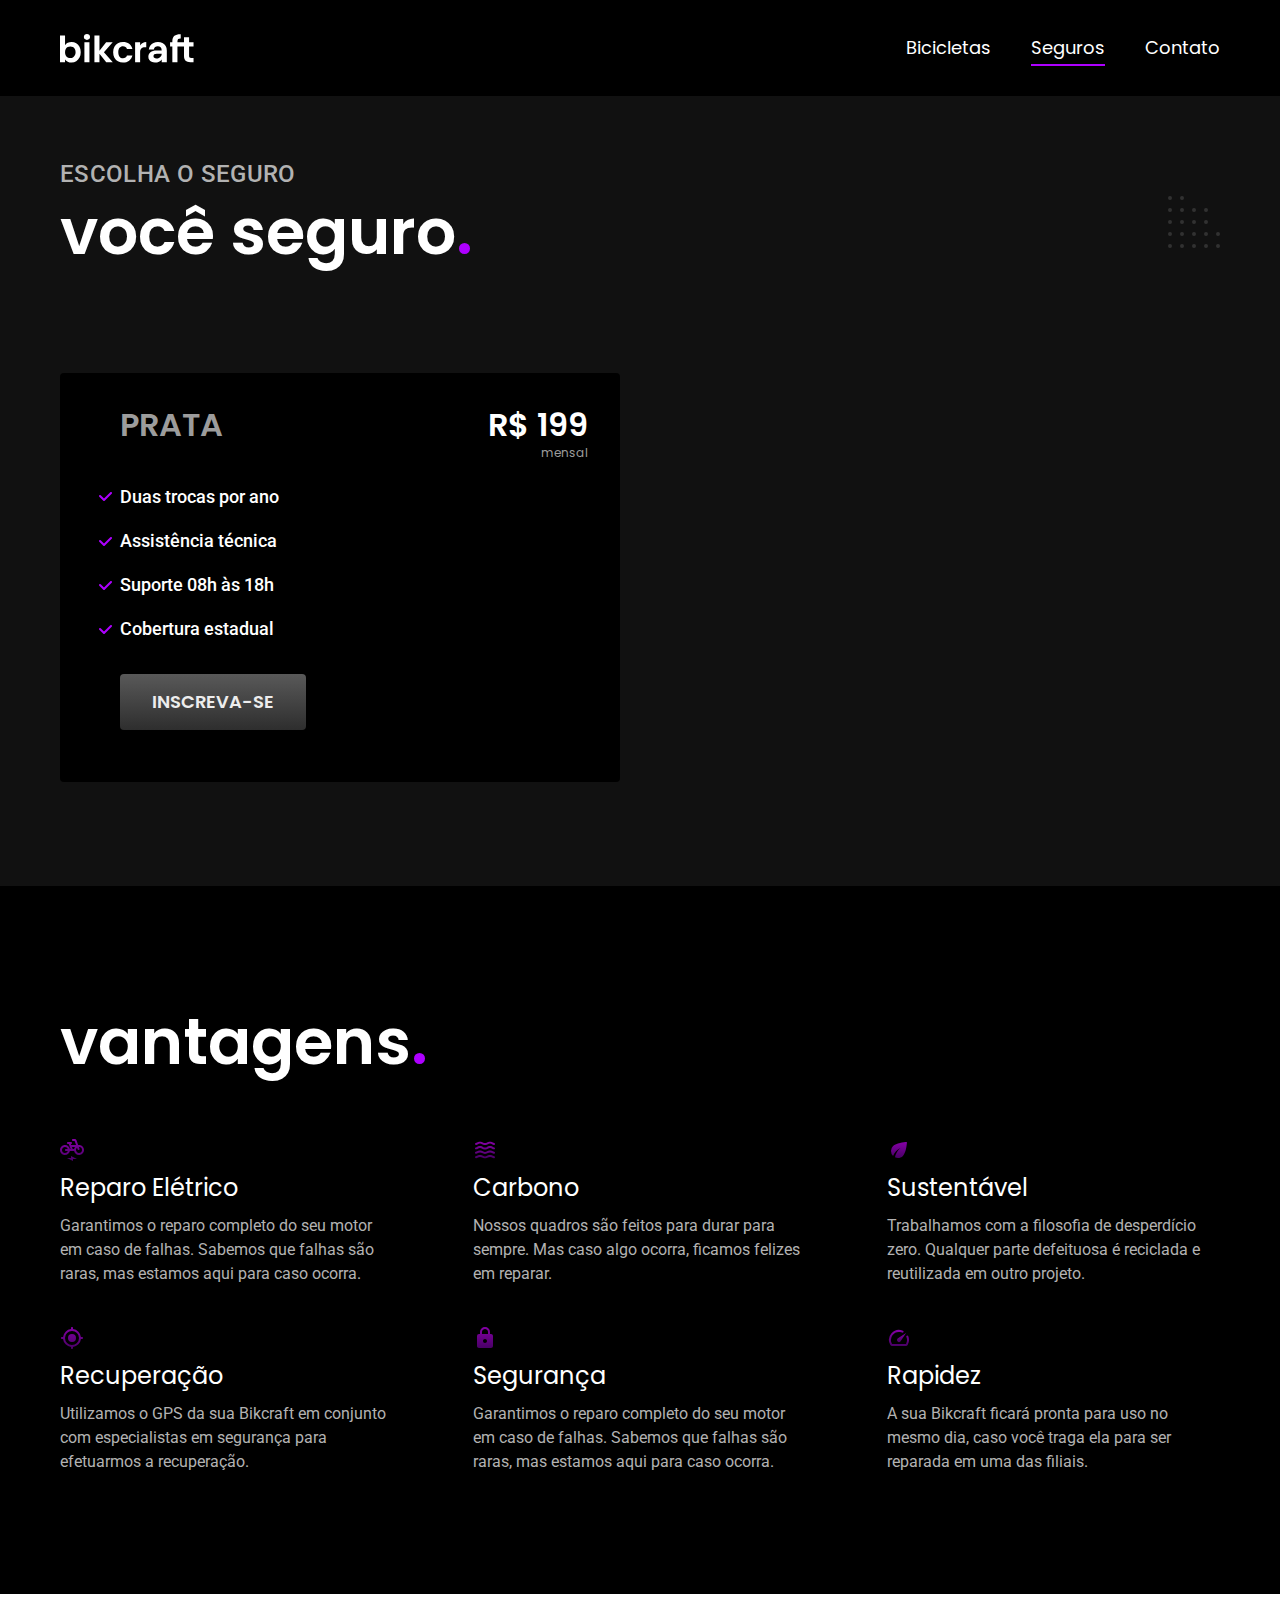
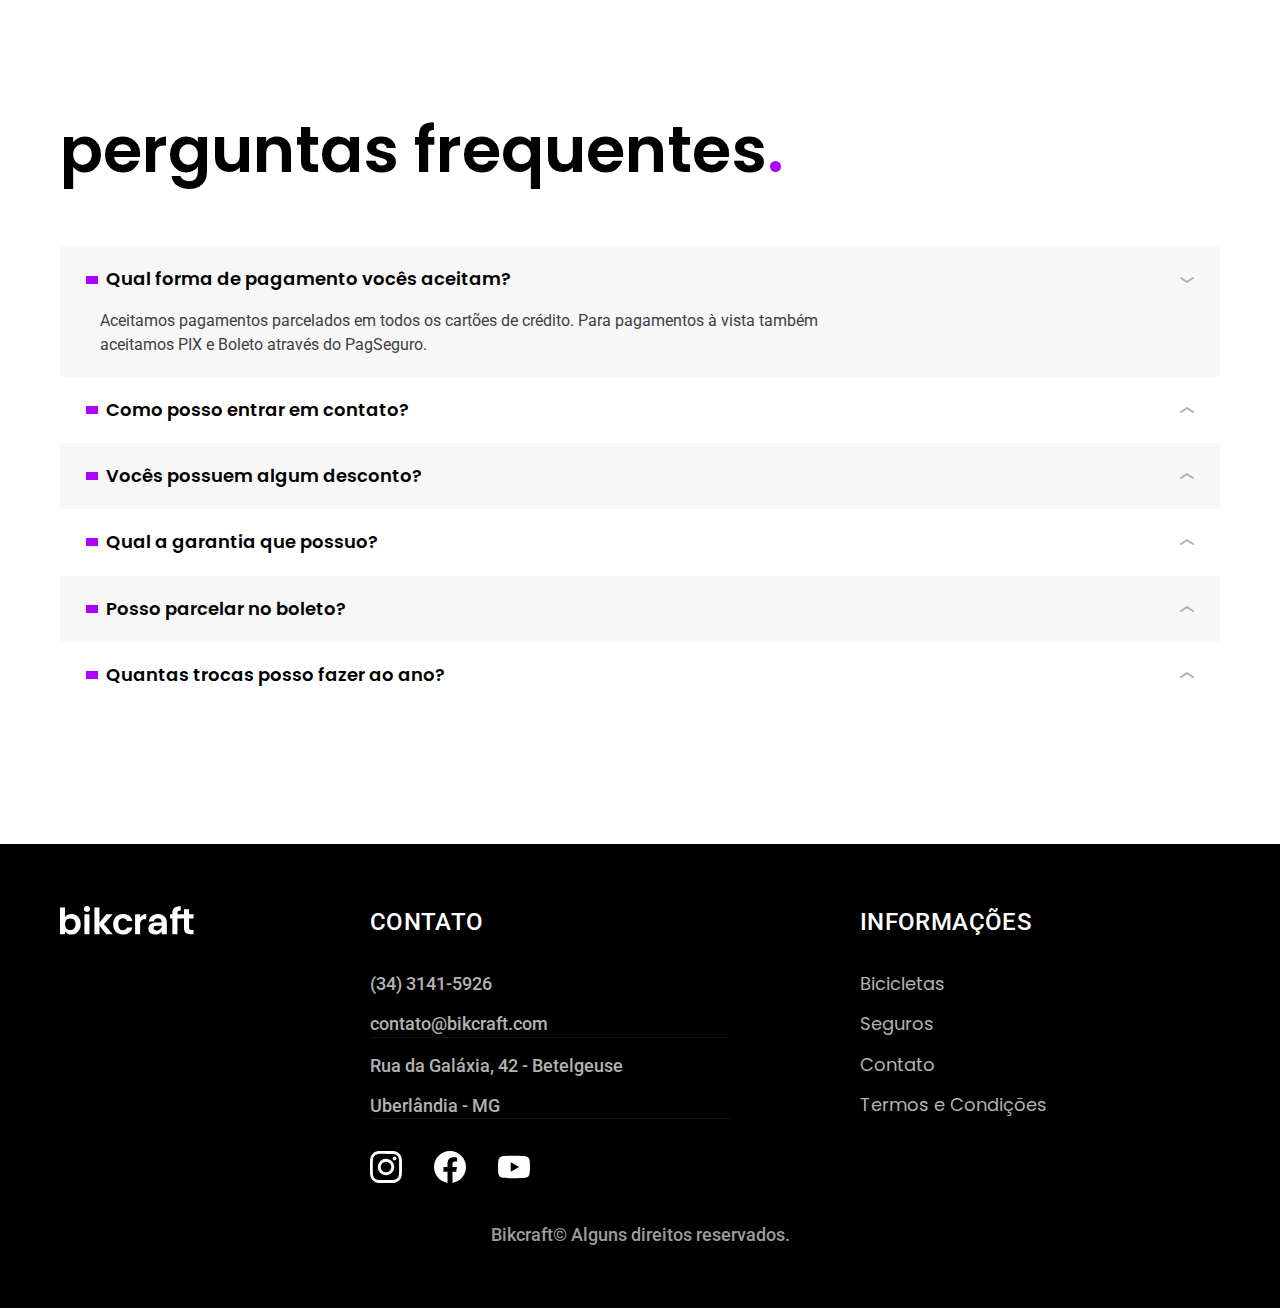
<file: insurance.html>
<!DOCTYPE html>
<html lang="pt-br">
<head>
    <meta charset="UTF-8">
    <meta name="viewport" content="width=device-width, initial-scale=1.0">
    <meta name="description" content="Seguros">
    <link rel="shortcut icon" href="./img/favicon.svg" type="image/x-icon">
    <link rel="preload" href="../css/style.min.css" as="style">
    <link rel="stylesheet" href="./css/style.min.css">    <link rel="preconnect" href="https://fonts.googleapis.com">
    <link rel="preconnect" href="https://fonts.gstatic.com" crossorigin>
    <link href="https://fonts.googleapis.com/css2?family=Merriweather:ital,wght@0,400;1,900&family=Poppins:wght@400;600&family=Roboto:wght@400;500&display=swap" rel="stylesheet">
    <title>Seguros | Bikcraft</title>
    <script>document.documentElement.classList.add("js");</script>
</head>
<body id="insurance">
    <header class="header-bg">
        <div class="header container">
            <a href="./">
                <img src="./img/bikcraft.svg" alt="Bikcraft" width="136" height="32">
            </a>
             <nav aria-label="primaria">
                <ul class="header-menu color-00 font-1-m">
                    <li><a href="./bikes.html">Bicicletas</a></li>
                    <li><a href="./insurance.html">Seguros</a></li>
                    <li><a href="./contact.html">Contato</a></li>
                </ul>
            </nav>
        </div>
    </header>
    <main class="insurance-bg">
        <div class="title-bg">
            <div class="title container">
                <p class="font-2-l-b color-05 fadeInDown" data-anime="400">Escolha o seguro</p>
                <h1 class="font-1-xxl color-00 fadeInDown" data-anime="200">você seguro<span class="color-p01">.</span></h1>
            </div>
        </div>
        <div class="insurance container">
            <div class="insurance-item fadeInLeft" data-anime="600">
                <h3 class="font-1-xl color-06">PRATA</h3>
                <span class="font-1-xl color-00">R$ 199 <span class="font-1-xs color-06">mensal</span></span>
                <ul class="font-2-m color-00">
                    <li>Duas trocas por ano</li>
                    <li>Assistência técnica</li>
                    <li>Suporte 08h às 18h</li>
                    <li>Cobertura estadual</li>
                </ul>
                <a href="./budget.html?tipo=insurance&plan=silver" class="button secondary-button">Inscreva-se</a>
            </div>
            <div class="insurance-item fadeInRight" data-anime="800">
                <h3 class="font-1-xl color-p01">OURO</h3>
                <span class="font-1-xl color-00">R$ 299 <span class="font-1-xs color-06">mensal</span></span>
                <ul class="font-2-m color-00">
                    <li>Cinco trocas por ano</li>
                    <li>Assistência especial</li>
                    <li>Suporte 24h</li>
                    <li>Cobertura nacional</li>
                    <li>Desconto em parceiros</li>
                    <li>Acesso ao Clube Bikcraft</li>
                </ul>
                <a href="./budget.html?tipo=insurance&plan=gold" class="button">Inscreva-se</a>
            </div>
        </div>
    </main>
    <article class="benefits-bg">
        <div class="benefits container">
            <h2 class="font-1-xxl color-00">vantagens<span class="color-p01">.</span></h2>
            <ul>
                <li>
                    <img src="./img/icones/eletrica.svg" alt="" width="24" height="24">
                    <h3 class="font-1-l color-00">Reparo Elétrico</h3>
                    <p class="font-2-s color-05">Garantimos o reparo completo do seu motor em caso de falhas. Sabemos que falhas são raras, mas estamos aqui para caso ocorra.</p>
                </li>
                <li>
                    <img src="./img/icones/carbono.svg" alt="" width="24" height="24">
                    <h3 class="font-1-l color-00">Carbono</h3>
                    <p class="font-2-s color-05">Nossos quadros são feitos para durar para sempre. Mas caso algo ocorra, ficamos felizes em reparar.</p>
                </li>
                <li>
                    <img src="./img/icones/sustentavel.svg" alt="" width="24" height="24">
                    <h3 class="font-1-l color-00">Sustentável</h3>
                    <p class="font-2-s color-05">Trabalhamos com a filosofia de desperdício zero. Qualquer parte defeituosa é reciclada e reutilizada em outro projeto.</p>
                </li>
                <li>
                    <img src="./img/icones/rastreador.svg" alt="" width="24" height="24">
                    <h3 class="font-1-l color-00">Recuperação</h3>
                    <p class="font-2-s color-05">Utilizamos o GPS da sua Bikcraft em conjunto com especialistas em segurança para efetuarmos a recuperação.</p>
                </li>
                <li>
                    <img src="./img/icones/seguro.svg" alt="" width="24" height="24">
                    <h3 class="font-1-l color-00">Segurança</h3>
                    <p class="font-2-s color-05">Garantimos o reparo completo do seu motor em caso de falhas. Sabemos que falhas são raras, mas estamos aqui para caso ocorra.</p>
                </li>
                <li>
                    <img src="./img/icones/velocidade.svg" alt="" width="24" height="24">
                    <h3 class="font-1-l color-00">Rapidez</h3>
                    <p class="font-2-s color-05">A sua Bikcraft ficará pronta para uso no mesmo dia, caso você traga ela para ser reparada em uma das filiais.</p>
                </li>
            </ul>
        </div>
    </article>
    <article class="faq container">
        <h2 class="font-1-xxl">perguntas frequentes<span class="color-p01">.</span></h2>
        <dl>
            <div>
                <dt><button class="font-1-m-b" aria-controls="faq1" aria-expanded="true">Qual forma de pagamento vocês aceitam?</button></dt>
                <dd class="font-2-s color-09 activeReply" id="faq1">Aceitamos pagamentos parcelados em todos os cartões de crédito. Para pagamentos à vista também aceitamos PIX e Boleto através do PagSeguro.</dd>
            </div>
            <div>
                <dt><button class="font-1-m-b" aria-controls="faq2" aria-expanded="false">Como posso entrar em contato?</button></dt>
                <dd class="font-2-s color-09"  id="faq2">Você pode entrar em contato com a Bikcraft através do nosso e-mail de atendimento ao cliente <a href="mailto:contato@bikcraft.com">contato@bikcraft.com</a> ou pelo telefone <a href="tel:+553431415926">(34) 3141-5926</a>.</dd>
            </div>
            <div>
                <dt><button class="font-1-m-b" aria-controls="faq3" aria-expanded="false">Vocês possuem algum desconto?</button></dt>
                <dd class="font-2-s color-09"  id="faq3">Sim, a Bikcraft Brasil oferece descontos sazonais e para compras em grande quantidade. Recomendamos que você entre em contato conosco para obter mais detalhes.</dd>
            </div>
            <div>
                <dt><button class="font-1-m-b" aria-controls="faq4" aria-expanded="false">Qual a garantia que possuo?</button></dt>
                <dd class="font-2-s color-09" id="faq4">A Bikcraft oferece uma garantia de 1 ano para todas as nossas bicicletas elétricas, cobrindo defeitos de fabricação. Para mais detalhes, entre em contato conosco.</dd>
            </div>
            <div>
                <dt><button class="font-1-m-b" aria-controls="faq5" aria-expanded="false">Posso parcelar no boleto?</button></dt>
                <dd class="font-2-s color-09" id="faq5">Atualmente, a Bikcraft não oferece a opção de parcelamento via boleto. Aceitamos cartões de crédito para pagamentos parcelados. Para mais informações, entre em contato conosco.</dd>
            </div>
            <div>
                <dt><button class="font-1-m-b" aria-controls="faq6" aria-expanded="false">Quantas trocas posso fazer ao ano?</button></dt>
                <dd class="font-2-s color-09" id="faq6">A Bikcraft permite uma troca por ano em caso de defeitos de fabricação. Para mais informações sobre nossa política de trocas, entre em contato conosco.</dd>
            </div>
        </dl>
    </article>
    <footer class="footer-bg">
        <div class="footer container">
            <img src="./img/bikcraft.svg" alt="Bikcraft" width="136" height="32">
            <div class="footer-contact">
                <h3 class="font-2-l-b color-00">Contato</h3>
                <ul class="font-2-m color-05">
                    <li><a href="tel:+553431415926">(34) 3141-5926</a></li>
                    <li><a href="mailto:contato@bikcraft.com">contato@bikcraft.com</a></li>
                    <li>Rua da Galáxia, 42 - Betelgeuse</li>
                    <li>Uberlândia - MG</li>
                </ul>
                <div class="footer-social">
                    <a href="./"><img src="./img/redes/instagram.svg" alt="instagram" width="32" height="32"></a>
                    <a href="./"><img src="./img/redes/facebook.svg" alt="facebook" width="32" height="32"></a>
                    <a href="./"><img src="./img/redes/youtube.svg" alt="youtube" width="32" height="32"></a>
                </div>
            </div>
            <div class="footer-info">
                <h3 class="font-2-l-b color-00">Informações</h3>
                <na>
                    <ul class="font-1-m color-05">
                        <li><a href="./bikes.html">Bicicletas</a></li>
                        <li><a href="./insurance.html">Seguros</a></li>
                        <li><a href="./contact.html">Contato</a></li>
                        <li><a href="./terms.html">Termos e Condições</a></li>
                    </ul>
                </na>
            </div>
            <p class="font-2-m color-06 footer-copy">Bikcraft&copy; Alguns direitos reservados.</p>
        </div>
    </footer>
    <script src="./js/plugins/simple-anime.js"></script>
    <script src="./js/script.js"></script>
</body>
</html>
</file>
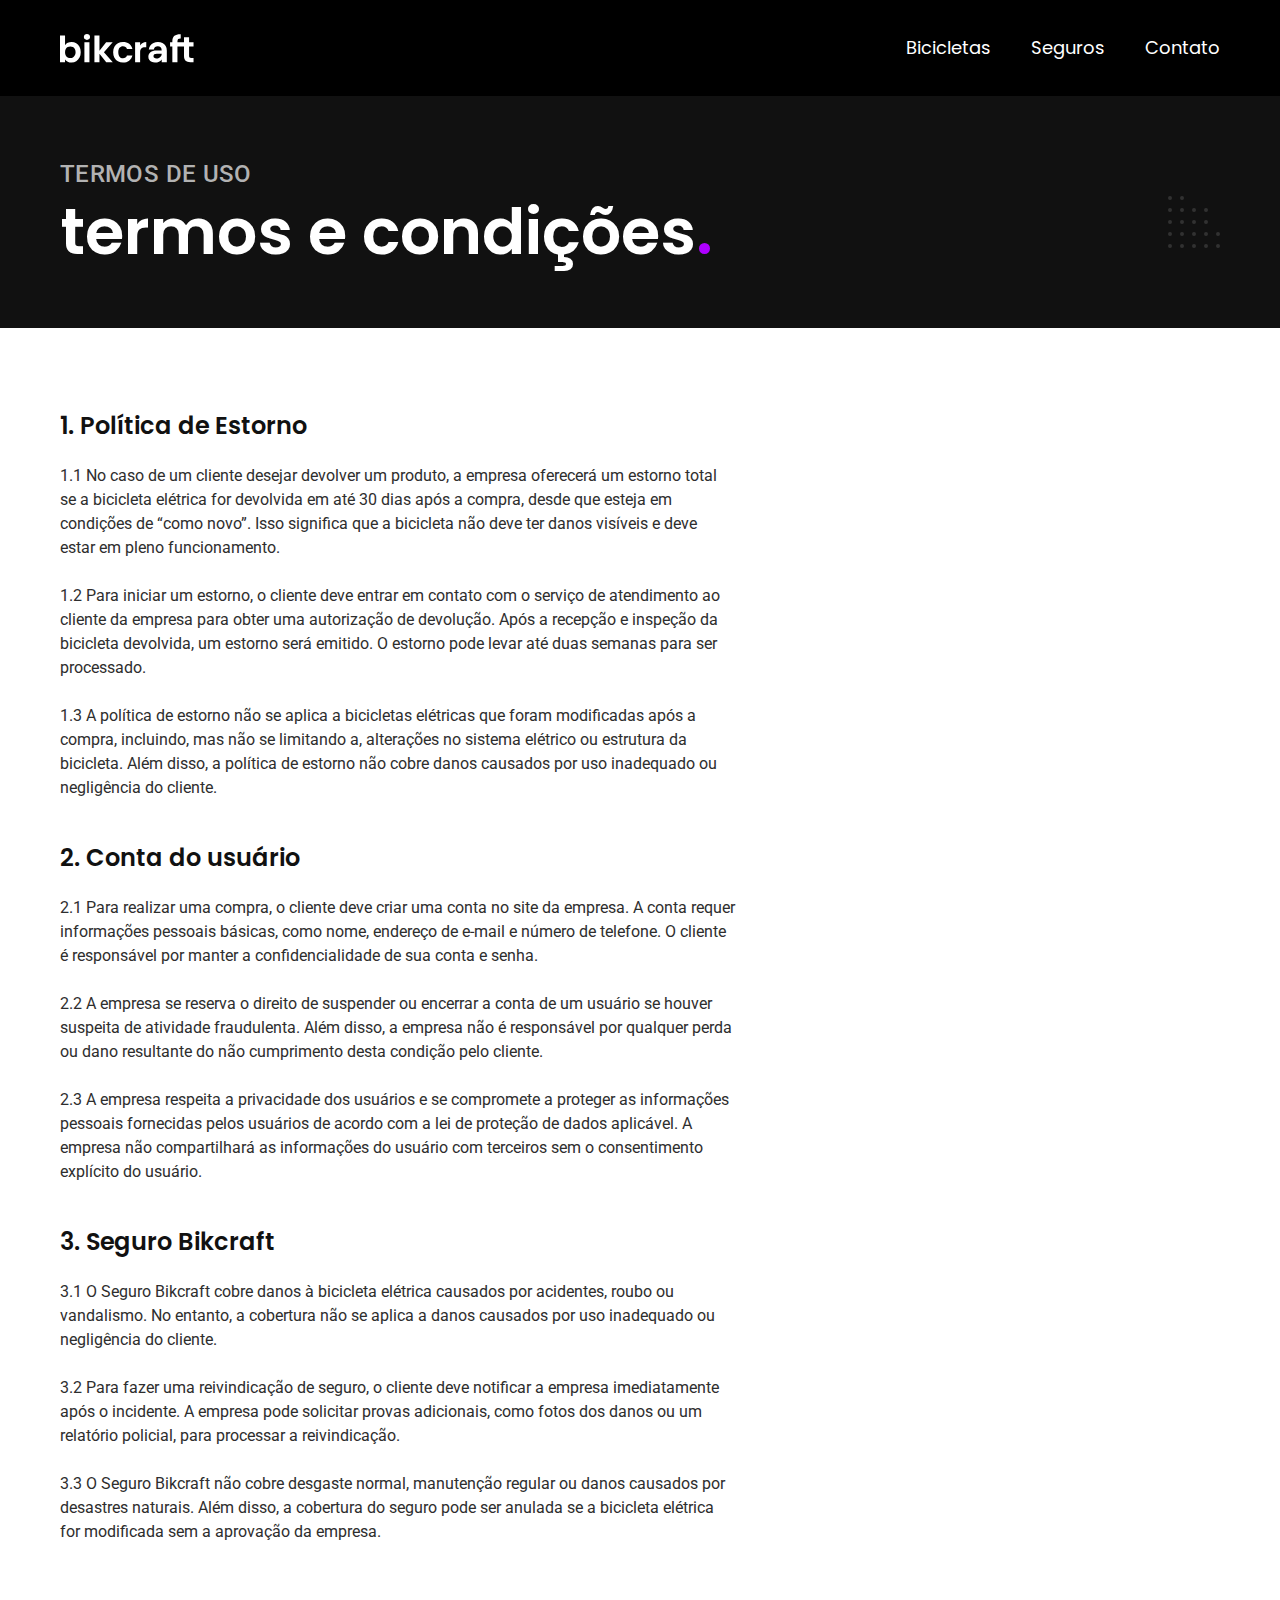
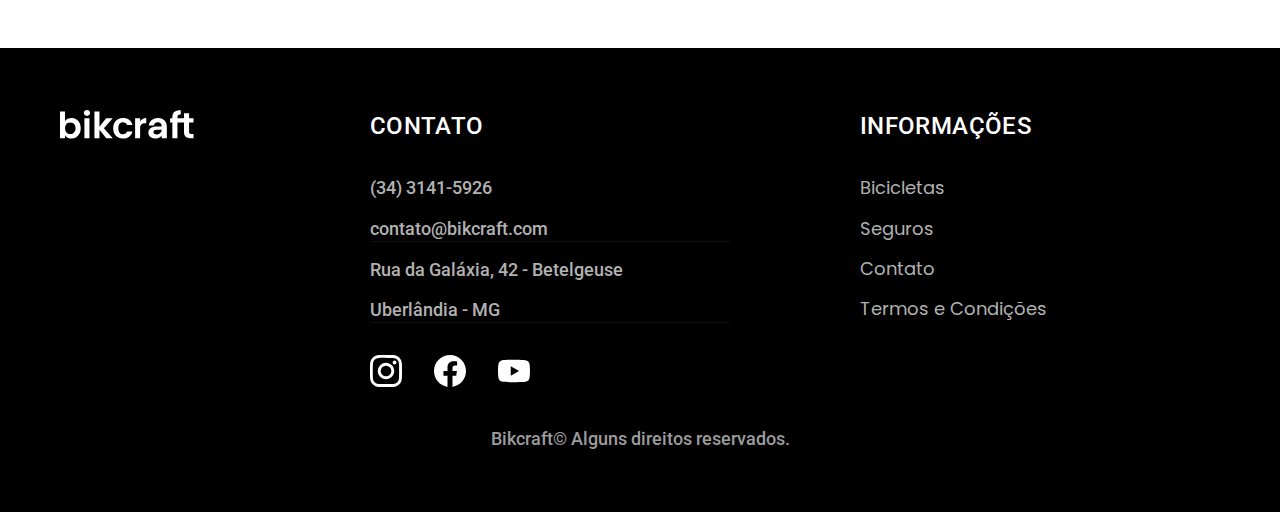
<file: terms.html>
<!DOCTYPE html>
<html lang="pt-br">
<head>
    <meta charset="UTF-8">
    <meta name="viewport" content="width=device-width, initial-scale=1.0">
    <meta name="description" content="Termos e Condições">
    <link rel="shortcut icon" href="./img/favicon.svg" type="image/x-icon">
<link rel="preload" href="../css/style.min.css" as="style">
    <link rel="stylesheet" href="./css/style.min.css">    <link rel="preconnect" href="https://fonts.googleapis.com">
    <link rel="preconnect" href="https://fonts.gstatic.com" crossorigin>
    <link href="https://fonts.googleapis.com/css2?family=Merriweather:ital,wght@0,400;1,900&family=Poppins:wght@400;600&family=Roboto:wght@400;500&display=swap" rel="stylesheet">
    <title>Termos e Condições | Bikcraft</title>
    <script>document.documentElement.classList.add("js");</script>
</head>
<body id="terms">
    <header class="header-bg">
        <div class="header container">
            <a href="./">
                <img src="./img/bikcraft.svg" alt="Bikcraft" width="136" height="32">
            </a>
             <nav aria-label="primaria">
                <ul class="header-menu color-00 font-1-m">
                    <li><a href="./bikes.html">Bicicletas</a></li>
                    <li><a href="./insurance.html">Seguros</a></li>
                    <li><a href="./contact.html">Contato</a></li>
                </ul>
            </nav>
        </div>
    </header>
    <main>
        <div class="title-bg">
            <div class="title container">
                <p class="font-2-l-b color-05">termos de uso</p>
                <h1 class="font-1-xxl color-00">termos e condições<span class="color-p01">.</span></h1>
            </div>
        </div>
        <div class="terms container font-2-s color-10">
            <h2 class="font-1-l color-11">1. Política de Estorno</h2>
            <p>1.1 No caso de um cliente desejar devolver um produto, a empresa oferecerá um estorno total se a bicicleta elétrica for devolvida em até 30 dias após a compra, desde que esteja em condições de “como novo”. Isso significa que a bicicleta não deve ter danos visíveis e deve estar em pleno funcionamento.</p>
            <p>1.2 Para iniciar um estorno, o cliente deve entrar em contato com o serviço de atendimento ao cliente da empresa para obter uma autorização de devolução. Após a recepção e inspeção da bicicleta devolvida, um estorno será emitido. O estorno pode levar até duas semanas para ser processado.</p>
            <p>1.3 A política de estorno não se aplica a bicicletas elétricas que foram modificadas após a compra, incluindo, mas não se limitando a, alterações no sistema elétrico ou estrutura da bicicleta. Além disso, a política de estorno não cobre danos causados por uso inadequado ou negligência do cliente.</p>
            <h2 class="font-1-l color-11">2. Conta do usuário</h2>
            <p>2.1 Para realizar uma compra, o cliente deve criar uma conta no site da empresa. A conta requer informações pessoais básicas, como nome, endereço de e-mail e número de telefone. O cliente é responsável por manter a confidencialidade de sua conta e senha.</p>
            <p>2.2 A empresa se reserva o direito de suspender ou encerrar a conta de um usuário se houver suspeita de atividade fraudulenta. Além disso, a empresa não é responsável por qualquer perda ou dano resultante do não cumprimento desta condição pelo cliente.</p>
            <p>2.3 A empresa respeita a privacidade dos usuários e se compromete a proteger as informações pessoais fornecidas pelos usuários de acordo com a lei de proteção de dados aplicável. A empresa não compartilhará as informações do usuário com terceiros sem o consentimento explícito do usuário.</p>
            <h2 class="font-1-l color-11">3. Seguro Bikcraft</h2>
            <p>3.1 O Seguro Bikcraft cobre danos à bicicleta elétrica causados por acidentes, roubo ou vandalismo. No entanto, a cobertura não se aplica a danos causados por uso inadequado ou negligência do cliente.</p>
            <p>3.2 Para fazer uma reivindicação de seguro, o cliente deve notificar a empresa imediatamente após o incidente. A empresa pode solicitar provas adicionais, como fotos dos danos ou um relatório policial, para processar a reivindicação.</p>
            <p>3.3 O Seguro Bikcraft não cobre desgaste normal, manutenção regular ou danos causados por desastres naturais. Além disso, a cobertura do seguro pode ser anulada se a bicicleta elétrica for modificada sem a aprovação da empresa.</p>
        </div>
    </main>
    <footer class="footer-bg">
        <div class="footer container">
            <img src="./img/bikcraft.svg" alt="Bikcraft" width="136" height="32">
            <div class="footer-contact">
                <h3 class="font-2-l-b color-00">Contato</h3>
                <ul class="font-2-m color-05">
                    <li><a href="tel:+553431415926">(34) 3141-5926</a></li>
                    <li><a href="mailto:contato@bikcraft.com">contato@bikcraft.com</a></li>
                    <li>Rua da Galáxia, 42 - Betelgeuse</li>
                    <li>Uberlândia - MG</li>
                </ul>
                <div class="footer-social">
                    <a href="./"><img src="./img/redes/instagram.svg" alt="instagram" width="32" height="32"></a>
                    <a href="./"><img src="./img/redes/facebook.svg" alt="facebook" width="32" height="32"></a>
                    <a href="./"><img src="./img/redes/youtube.svg" alt="youtube" width="32" height="32"></a>
                </div>
            </div>
            <div class="footer-info">
                <h3 class="font-2-l-b color-00">Informações</h3>
                <na>
                    <ul class="font-1-m color-05">
                        <li><a href="./bikes.html">Bicicletas</a></li>
                        <li><a href="./insurance.html">Seguros</a></li>
                        <li><a href="./contact.html">Contato</a></li>
                        <li><a href="./terms.html">Termos e Condições</a></li>
                    </ul>
                </na>
            </div>
            <p class="font-2-m color-06 footer-copy">Bikcraft&copy; Alguns direitos reservados.</p>
        </div>
    </footer>
    <script src="./js/script.js"></script>
</body>
</html>
</file>
<file: css/style.min.css>
*{scroll-behavior:smooth}body{margin:0;font-family:Arial,Helvetica,sans-serif}blockquote,dd,h1,h2,h3,h4,p,ul{margin:0}ul{padding:0;list-style:none}a{text-decoration:none;color:inherit}img{max-width:100%;height:auto;display:block}img[src$=".jpg"]{border-radius:4px}:root{--color-00:#fff;--color-01:#f7f7f7;--color-02:#ededed;--color-03:#dedede;--color-04:#ccc;--color-05:#b2b2b2;--color-06:#9c9c9c;--color-07:#717171;--color-08:#595959;--color-09:#404040;--color-10:#2e2e2e;--color-11:#111;--color-12:#000;--color-p01:#ae00ff;--color-p02:#8f09c9;--color-p03:#8500a6;--color-p04:#490066;--color-p05:#250033}.color-00{color:var(--color-00)}.color-01{color:var(--color-01)}.color-02{color:var(--color-02)}.color-03{color:var(--color-03)}.color-04{color:var(--color-04)}.color-05{color:var(--color-05)}.color-06{color:var(--color-06)}.color-07{color:var(--color-07)}.color-08{color:var(--color-08)}.color-09{color:var(--color-09)}.color-10{color:var(--color-10)}.color-11{color:var(--color-11)}.color-12{color:var(--color-12)}.color-p01{color:var(--color-p01)}.color-p02{color:var(--color-p02)}.color-p03{color:var(--color-p03)}.color-p04{color:var(--color-p04)}.color-p05{color:var(--color-p05)}.font-1-xs{font:400 0.75rem/1.35 Poppins,sans-serif}.font-2-xs{font:400 0.875rem/1.45 Roboto,sans-serif}.font-1-s{font:400 1rem/1.5 Poppins,sans-serif}.font-2-s{font:400 1rem/1.5 Roboto,sans-serif}.font-1-m,.font-1-m-b{font:400 1.125rem/1.35 Poppins,sans-serif}.font-1-m-b{font-weight:600}.font-2-m{font:500 1.125rem/1.35 Roboto,sans-serif}.font-1-l{font:400 1.5rem/1.5 Poppins,sans-serif}.font-2-l,.font-2-l-b{font:400 1.5rem/1.5 Roboto,sans-serif}.font-2-l-b{font-weight:500;letter-spacing:.015em;text-transform:uppercase}.font-1-xl{font:600 2rem/1.25 Poppins,sans-serif}.font-2-xl{font:500 2rem/1.25 Roboto,sans-serif}.font-1-xxl{font:600 4rem/1.125 Poppins,sans-serif}@media (max-width:1200px){.font-1-xxl{font-size:3rem}.font-2-l,.font-2-l-b{font-size:1.125rem}}@media (max-width:800px){.font-1-xxl{font-size:2rem}.font-1-xl,.font-2-xl{font-size:1.5rem}}.container{box-sizing:border-box;max-width:1200px;padding-left:20px;padding-right:20px;margin-left:auto;margin-right:auto}.button{display:inline-block;margin-bottom:20px;padding:16px 32px;border-radius:4px;border:none;background:linear-gradient(#ae00ff,#8500a6);box-shadow:0 1px 2px rgba(0,0,0,.1);text-transform:uppercase;color:var(--color-p05);font:600 1.125rem/1.35 Poppins,sans-serif;max-width:max-content;cursor:pointer}.button:hover{background:linear-gradient(#a30be4,#490066)}@media (max-width:600px){.button{padding:12px 16px;font-size:1rem}}.button.secondary-button{background:linear-gradient(#595959,#2e2e2e);color:var(--color-02)}.button.secondary-button:hover{background:linear-gradient(#404040,#313131)}.button.arrow{display:flex;align-items:center}.button.arrow::after{content:'';display:inline-block;width:18px;height:10px;margin-left:12px;background-image:url(../img/icones/seta.svg);transition:.3s}.button.arrow:hover::after{transform:translateX(4px)}.link{display:inline-block;color:var(--color-p01);font:500 1.5rem/1.5 Poppins,sans-serif;text-transform:uppercase}.link::after{content:"";display:block;width:100%;height:4px;background:currentColor}.link:hover{color:var(--color-00)}.title-bg{padding-top:60px;padding-bottom:60px;background:var(--color-11)}.title{background:url(../img/dec/top-right.svg) no-repeat top 40px right 20px}.title p{margin-bottom:4px}@media (max-width:800px){.title-bg{padding-top:40px;padding-bottom:40px}.title p{font-size:1rem;text-transform:lowercase;font-weight:400}}.form{display:grid;grid-template-columns:1fr 1fr;gap:20px}.form label{display:block;font:600 1rem/1.5 Poppins,sans-serif;margin-bottom:4px}.form .col-2{grid-column:span 2}.form input[type=email],.form input[type=text],.form textarea{font:400 1rem/1.5 Roboto,sans-serif;background:var(--color-01);border:1px solid var(--color-02);border-radius:4px;padding:12px;width:100%;box-sizing:border-box}.form input[type=email]:focus,.form input[type=text]:focus,.form textarea:focus{outline:0;border-color:var(--color-p01);background:var(--color-00);box-shadow:0 0 0 2px #dd95ff}@media (max-width:600px){.form{grid-template-columns:1fr}.form .col-2{grid-column:1}}.js .fadeInDown{transform:translate3d(0,-20px,0)}.js .fadeInUp{transform:translate3d(0,20px,0)}.js .fadeInRight{transform:translate3d(20px,0,0)}.js .fadeInLeft{transform:translate3d(-20px,0,0)}.js [data-anime]{opacity:0}.js .anime{opacity:1;transform:none;transition:transform .8s,opacity .8s}.header-bg{background:var(--color-12)}.header{display:flex;justify-content:space-between;align-items:center;flex-wrap:wrap;gap:20px;padding-bottom:20px;padding-top:20px}.header-menu{display:flex;flex-wrap:wrap;gap:40px}.header-menu a{padding:16px 0;display:inline-block;position:relative}.header-menu a::after{content:"";display:block;height:2px;width:0;background-color:var(--color-p01);margin-top:4px;transition:.3s;position:absolute}.header-menu a.active::after,.header-menu a:hover::after{width:100%}@media (max-width:800px){.header-menu{gap:20px}.header-menu a{background-color:var(--color-12);padding:12px 16px;border-radius:4px}.header-menu a:hover{background-color:var(--color-10)}.header-menu a::after{display:none}}@media (max-width:600px){.header-menu{gap:12px}.header-menu a{background-color:var(--color-11);padding:8px 12px;font-size:14px}}.intro-bg{background:var(--color-12) url(../img/dec/bottom-left.svg) no-repeat bottom 180px left 40px;color:var(--color-00);box-shadow:inset 0 -120px var(--color-00)}.intro{display:grid;grid-template-columns:1fr 1fr;gap:0 40px}.intro-content{align-self:end;padding-bottom:200px}.intro img{width:100%;height:100%;object-fit:cover;border-radius:4px}.intro h1{margin-bottom:32px}.intro p{margin-bottom:20px}@media (max-width:800px){.intro{grid-template-columns:1fr;gap:32px}.intro-bg{background-color:var(--color-12);padding-top:40px;box-shadow:inset 0 -60px var(--color-00)}.intro-content{padding-bottom:0}.intro h1{margin-bottom:16px}.intro img{height:300px;width:100%}}.technology-bg{background:var(--color-11);box-shadow:inset 0 120px var(--color-00),inset 0 -120px var(--color-00)}.technology{display:grid;grid-template-columns:1fr 1fr;gap:40px}.technology-image img{width:100%;height:100%;object-fit:cover;object-position:left}.technology-content{padding:160px 0}.technology-content>span{display:block;margin-bottom:20px}.technology-content h2{margin-bottom:32px}.technology-content>p{margin-bottom:20px}.technology-content a{margin-bottom:80px}.technology-benefits{display:flex;gap:40px}.technology-benefits img{width:24px;margin-bottom:8px}.technology-benefits h3{margin-bottom:8px;width:max-content}@media (max-width:800px){.technology-bg{box-shadow:initial}.technology{grid-template-columns:1fr}.technology a{margin-bottom:60px}.technology-content{padding:60px 0}.technology-image img{display:none}}@media (max-width:600px){.technology-benefits{flex-direction:column}}.partners{padding-top:60px;padding-bottom:120px}.partners h2{margin-bottom:60px}.partners ul{max-width:1400px;grid-template-columns:repeat(4,1fr);display:grid;margin:0 auto;padding:0 20px}.partners li{padding:32px;display:flex;border-left:2px solid var(--color-02);box-sizing:border-box}.partners li:first-child,.partners li:nth-child(5){border-left:none}.partners li:nth-child(n+5){border-top:2px solid var(--color-02)}.partners img{margin:auto}@media (max-width:800px){.partners{padding-bottom:60px}.partners h2{margin-bottom:20px}.partners ul{grid-template-columns:1fr 1fr}.partners li{padding:20px;display:flex}.partners li:nth-child(n+3){border-top:2px solid var(--color-02)}.partners li:nth-child(odd){border-left:none}}.testimony{display:grid;grid-template-columns:1fr 1fr;background:var(--color-p01);overflow:hidden}.testimony img{border-radius:0;width:100%;height:100%;object-fit:cover}.testimony-content{padding:40px 40px 80px 80px;align-self:end;background:url(../img/dec/bottom-right-p.svg) no-repeat bottom 40px right 40px}.testimony-content p{font-family:Merriweather,serif;font-style:italic;font-weight:900;margin-bottom:32px;max-width:32ch;position:relative}.testimony p::after,.testimony p::before{font-size:5rem;color:var(--color-p02);position:absolute}.testimony p::before{content:"“";left:-50px;top:-20px}.testimony p::after{content:"”"}@media (min-width:1200px){.testimony img{max-height:520px}}@media (max-width:800px){.testimony{grid-template-columns:1fr;text-align:center}.testimony img{max-height:200px}.testimony-content{padding:40px 20px;justify-self:center}.testimony p::after,.testimony p::before{display:none}}.list-bike{padding:60px 0 120px}.list-bike h2{margin-bottom:40px}.list-bike ul{display:flex;gap:40px;padding:0 20px 20px 20px;max-width:1400px;margin-left:auto;margin-right:auto;overflow-x:auto;-webkit-overflow-scrolling:touch}#bikes-internal .list-bike ul{padding:0 0 20px 0}.list-bike ul li{min-width:280px}.list-bike a{display:block}.list-bike img{margin-bottom:16px}.list-bike h3{margin-bottom:8px;display:flex;align-items:center}.list-bike h3::before{content:"";display:inline-block;background:var(--color-p01);width:12px;height:8px;margin-right:8px;transition:width .3s}.list-bike a:hover h3::before{width:24px}.list-bike li span{padding-left:20px}@media (max-width:800px){.list-bike{padding-bottom:60px}.list-bike ul{gap:20px}}.bikes-bg{background:linear-gradient(to right,var(--color-00) 30%,var(--color-11) 30%)}.bikes{display:grid;grid-template-columns:1fr 1fr;gap:40px;padding-top:60px;padding-bottom:60px}.bikes-image{display:grid;position:relative}.bikes-image span{background:var(--color-12);border-radius:4px 0 0 4px;padding:8px 16px 8px 8px;margin-top:20px;position:absolute;top:0;right:0}.bikes-content{display:grid;grid-template-columns:1fr auto;align-content:start}.bikes h2,.bikes p{grid-column:1/-1}.bikes h2{margin-bottom:20px}.bikes h2::before{content:'';display:block;width:12px;height:8px;background:var(--color-p01);margin-bottom:8px}.bikes p{margin-bottom:32px}.bikes a{place-self:end;margin-bottom:0}.bikes ul{display:grid;gap:16px}.bikes li{display:flex;align-items:center}.bikes-content img{width:24px;margin-right:8px}@media (max-width:800px){.bikes-bg{background:var(--color-11)}.bikes{grid-template-columns:1fr;gap:20px;padding-top:40px;padding-bottom:40px}}@media (max-width:600px){.bikes-content{grid-template-columns:1fr;gap:20px}.bikes ul{grid-template-columns:1fr 1fr;margin-bottom:32px;font-size:1rem}.bikes a{place-self:start}}@media (max-width:440px){.bikes ul{grid-template-columns:1fr}}.bike{display:grid;grid-template-columns:1fr 1fr;align-items:start;gap:40px;padding-top:60px;padding-bottom:60px}#bikes-internal .title p{text-transform:uppercase}.bike-image{display:flex;flex-wrap:wrap;gap:20px}.bike-image img{flex:1;min-width:200px}.bike-image img:first-child{min-width:100%}.bike-content>p{margin-bottom:32px}.bike-buy{display:grid;grid-template-columns:max-content auto;align-items:center;justify-items:start;gap:8px 12px;margin-bottom:40px}.bike-buy a{grid-row:span 2}.bike-span{display:flex;justify-content:center;align-items:start;flex-direction:column;gap:8px}.bike-buy span{display:flex;align-items:center;gap:8px;padding:4px 8px;border-radius:4px;background:var(--color-12)}.bike-content h2{text-transform:uppercase;letter-spacing:.015em;margin-bottom:12px}.bike-datasheet,.bike-info{padding:32px;background:var(--color-12);border-radius:4px}.bike-info{margin-bottom:40px;display:grid;grid-template-columns:1fr 1fr;gap:32px}.bike-info img{width:24px;margin-bottom:8px}.bike-info h3{margin-bottom:8px}.bike-datasheet li{padding:4px 0;display:flex;justify-content:space-between;border-bottom:1px solid var(--color-11)}.bike-datasheet li:last-child{border-bottom:none}.bike-datasheet span{color:var(--color-06)}@media (max-width:800px){.bike{grid-template-columns:1fr;padding-top:40px;padding-bottom:40px}.bike-image{grid-row:2}.list-bike{padding-right:20px;padding-left:20px}}@media (max-width:400px){.bike-buy,.bike-info{grid-template-columns:1fr}}.insurance-bg{background:var(--color-11);box-shadow:inset 0 120px var(--color-00),inset 0 -120px var(--color-12)}.insurance{display:grid;grid-template-columns:1fr 1fr;gap:40px}.insurance-image img{width:100%;height:100%;object-fit:cover}.insurance h2{margin-bottom:32px}.insurance p{margin-bottom:20px}@media (max-width:800px){.insurance-bg{box-shadow:inset 0 -120px var(--color-12)}.insurance{grid-template-columns:1fr}.insurance-content{grid-row:1;padding-top:40px;padding-bottom:0}}@media (max-width:800px){.insurance-bg{box-shadow:inset 0 -120px var(--color-12)}.insurance{grid-template-columns:1fr}.insurance-content{grid-row:1;padding-top:40px;padding-bottom:0}.insurance-image img{height:200px;object-position:top}}.insurance-bg{background:var(--color-11);box-shadow:none}.insurance{padding-top:60px;padding-bottom:60px;display:grid;grid-template-columns:1fr 1fr;gap:40px;align-items:center}#insurance .insurance{padding-top:0}.insurance h2{grid-column:1/-1}.insurance-item{background:var(--color-12);padding:32px 32px 32px 60px;display:grid;grid-template-columns:1fr auto;border-radius:4px}.insurance-item h3{margin-bottom:40px}.insurance-item span{grid-column:2;display:block;text-align:right}.insurance-item ul{grid-column:1/-1;margin-bottom:32px}.insurance-item li+li{margin-top:20px}.insurance li{display:flex;align-items:center;position:relative}.insurance-item li::before{content:"";display:inline-block;width:13px;height:9px;background-image:url("../img/icones/lista.svg");position:absolute;left:-21px}.insurance-item a{grid-column:1/-1}@media (max-width:800px){.insurance{grid-template-columns:1fr;text-align:center}}.benefits-bg{background:var(--color-12)}.benefits{padding-top:120px;padding-bottom:120px}.benefits h2{margin-bottom:60px}.benefits ul{display:grid;grid-template-columns:repeat(auto-fit,minmax(280px,max-content));gap:40px 80px}.benefits h3,.benefits img{margin-bottom:8px}@media (max-width:800px){.benefits{padding-top:60px;padding-bottom:60px}.benefits h2{margin-bottom:40px}.benefits ul{gap:20px}}.faq{padding-top:120px;padding-bottom:120px}.faq h2{margin-bottom:60px}.faq dl>div{padding:20px;border-radius:4px}.faq dl>div:nth-child(odd){background:var(--color-01)}.faq dl a{font-weight:600}.faq button{display:grid;grid-template-columns:auto 1fr auto;align-items:center;gap:8px;cursor:pointer;border:none;background:0 0;width:100%;text-align:left}.faq button::before{content:'';display:inline-block;width:12px;height:8px;background:var(--color-p01)}.faq button::after{content:'';display:inline-block;width:14px;height:6px;background-image:url(../img/icones/seta-abrir.svg);transition:.3s}.js .faq button[aria-expanded=true]::after{transform:rotate(180deg)}.js .faq dd{display:none}.js .faq dd.activeReply{display:block}.faq dd{padding-left:20px;padding-top:16px;max-width:80ch}@media (max-width:800px){.faq{padding-top:60px;padding-bottom:60px}.faq h2{margin-bottom:40px}}.terms{padding-top:80px;padding-bottom:80px}.terms h2{font-weight:600;margin-bottom:20px}.terms p{max-width:75ch;margin-bottom:24px}.terms p+h2{margin-top:40px}#contact{background:linear-gradient(var(--color-11) 600px,var(--color-00) 0)}.contact{display:grid;grid-template-columns:5fr 7fr;margin-bottom:200px}.contact-data,.contact-form{padding:60px;box-shadow:0 2px 3px rgba(0,0,0,.1)}.contact-data{background:var(--color-12) url(../img/dec/bottom-left.svg) no-repeat bottom 20px left 20px;border-radius:4px 0 0 4px}.contact-form{background:var(--color-00) url(../img/dec/top-right.svg) no-repeat top 20px right 20px;border-radius:0 4px 4px 0}.contact-data h2{margin-bottom:60px}.contact-adress{margin-bottom:32px;padding-left:28px;background:url(../img/icones/local.svg) no-repeat 0 2px}.contact-adress p{margin-bottom:8px}.contact-methods a{display:block;margin-bottom:8px;max-width:max-content;padding-left:28px}.contact-methods a:hover{color:var(--color-00)}.contact-methods a:first-child{background:url(../img/icones/email.svg) no-repeat 0 2px}.contact-methods a:nth-child(2){margin-bottom:32px}.contact-methods a:nth-child(3){background:url(../img/icones/telefone.svg) no-repeat 0 2px;margin-bottom:60px}.contact-social{display:flex;gap:40px;padding-left:28px}@media (max-width:800px){#contact{background:linear-gradient(var(--color-11) 500px,var(--color-00) 0)}.contact{grid-template-columns:1fr;margin-bottom:60px}.contact-data,.contact-form{padding:20px}.contact-data{border-radius:4px 4px 0 0}.contact-form{border-radius:0 0 4px 4px}.contact-data h2{margin-bottom:32px}.contact-methods a:nth-child(3){margin-bottom:32px}.contact-social{margin-bottom:12px}}.stores{display:grid;grid-template-columns:1fr 1fr;gap:0 40px;padding-top:120px;padding-bottom:120px}.stores h2{grid-column:1/-1;margin-bottom:60px}.stores img{border-radius:4px 4px 0 0}.stores-item{border-radius:4px;background:var(--color-00);box-shadow:0 0 1px 2px rgba(0,0,0,.1)}.stores-content{display:grid;grid-template-columns:1fr 1fr;gap:32px 16px;padding:32px}.stores h3,.stores-time{grid-column:1/-1}.stores-data{display:grid;gap:8px;border-left:2px solid var(--color-02);padding-left:12px}.stores-time{display:flex;gap:8px;align-items:center}@media (max-width:800px){.stores{gap:20px;padding-top:60px;padding-bottom:60px}.stores h2{margin-bottom:32px}.stores-content{grid-template-columns:1fr}}@media (max-width:600px){.stores{grid-template-columns:1fr}}#budget{background:linear-gradient(var(--color-11) 600px,var(--color-00) 0)}.budget{display:grid;grid-template-columns:5fr 7fr;margin-bottom:200px}.budget h2{text-transform:uppercase;position:relative;display:flex;align-items:center}.budget h2::before{content:'';display:inline-block;width:4px;height:12px;background:var(--color-p01);position:absolute;left:-12px}.budget-data,.budget-product{padding:60px;box-shadow:0 2px 3px rgba(0,0,0,.1)}.budget-product{background:var(--color-12) url(../img/dec/bottom-left.svg) no-repeat bottom 20px left 20px;border-radius:4px 0 0 4px;display:grid;grid-template-columns:1fr 1fr;gap:20px;align-content:start}.budget-product>*{grid-column:1/-1}.budget-product>label{grid-column:initial}.budget-product label{color:var(--color-04);background:var(--color-10);padding:12px 16px;border:1px solid var(--color-10);border-radius:4px;font:400 1rem/1.5 Poppins,sans-serif;cursor:pointer;display:grid;grid-template-columns:auto 1fr auto;align-items:center}.budget-product label:hover{background:var(--color-09);border-color:var(--color-09)}.budget-product input:focus+label{box-shadow:0 0 0 2px var(--color-p01);border-color:var(--color-12);box-sizing:border-box}.budget-product label span{display:none}.budget-product input:checked+label span{display:inline-block}.budget-product input:checked+label::before{content:'';display:inline-block;width:12px;height:12px;margin-right:8px;border:1px solid var(--color-p01);box-shadow:inset 0 0 0 3px var(--color-00),inset 0 0 0 6px var(--color-p01);border-radius:12px}.budget-product input{opacity:0;position:absolute;pointer-events:none}.budget-product input:checked+label{color:var(--color-12);background:var(--color-00)}.budget-data{background:var(--color-00) url(../img/dec/top-right.svg) no-repeat top 20px right 20px;border-radius:0 4px 4px 0}.budget-content{display:none}.budget-content h2,.budget-content h2:nth-of-type(n+2){margin-bottom:20px}#bikcraft:checked~#budget-bikcraft,#insurance:checked~#budget-insurance{display:grid;gap:20px}.budget-details{background:var(--color-00);padding:20px;display:none;grid-template-columns:1fr 1fr;border-radius:4px;align-items:center}.budget-details li{display:flex;align-items:center;margin-bottom:8px}.budget-details li img{width:16px;margin-right:8px}.budget-product input:checked+label+.budget-details{display:grid}@media (max-width:1200px){.budget-data,.budget-product{padding:32px}}@media (max-width:800px){.budget{padding:32px;grid-template-columns:1fr}.budget-product{border-radius:4px 4px 0 0}.budget-data{border-radius:0 0 4px 4px}}@media (max-width:400px){.budget-product{grid-template-columns:1fr}}.footer-bg{background:var(--color-12)}.footer{display:grid;grid-template-columns:3fr 5fr 4fr;gap:40px;padding-top:60px;padding-bottom:60px}.footer h3{margin-bottom:32px}.footer-contact ul{margin-bottom:32px}.footer-contact li:nth-child(2n):after{content:'';display:block;max-width:360px;height:1px;background:var(--color-11)}.footer li{margin-bottom:16px}.footer-social{display:flex;gap:32px}.footer a:hover{color:var(--color-p01)}.footer-copy{grid-column:1/-1;text-align:center}@media (max-width:800px){.footer>img{display:none}.footer{grid-template-columns:1fr 1fr;gap:60px}}@media (max-width:600px){.footer{grid-template-columns:1fr}.footer-copy{margin-bottom:0}}
</file>
